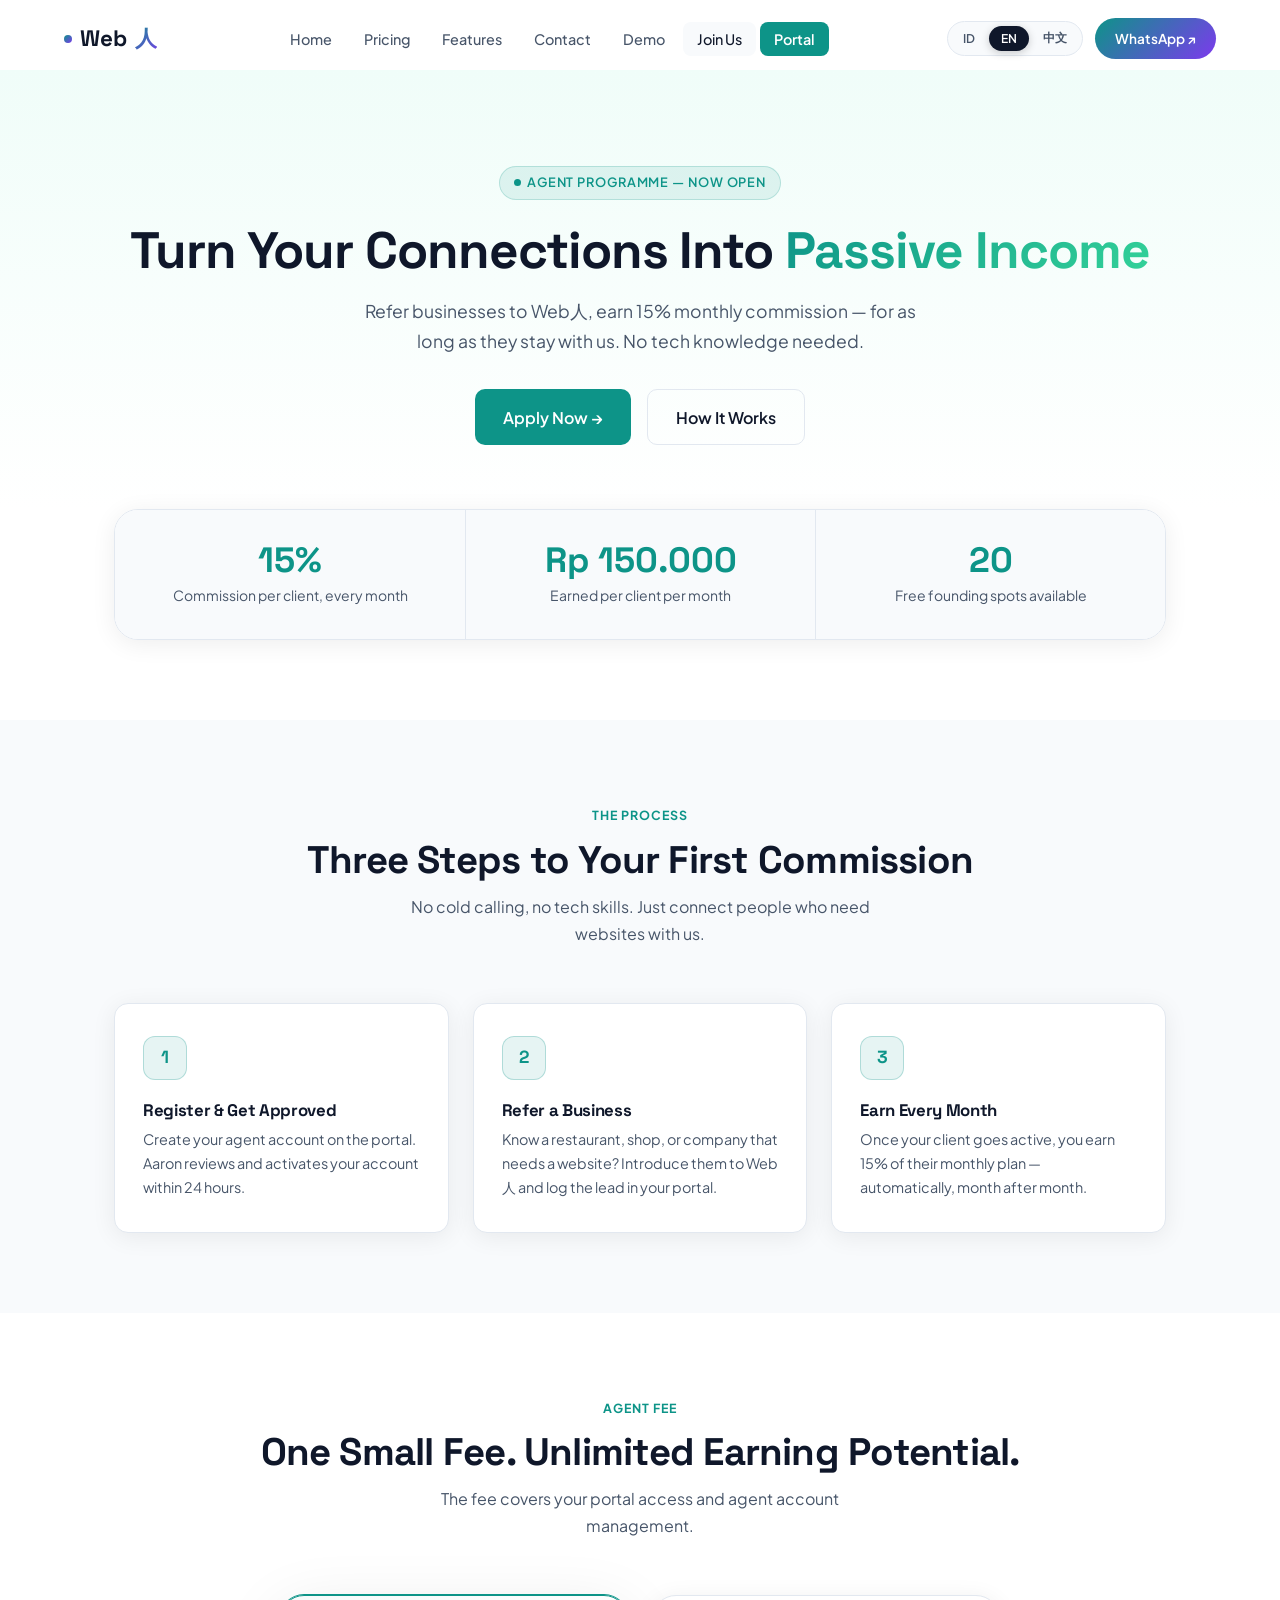
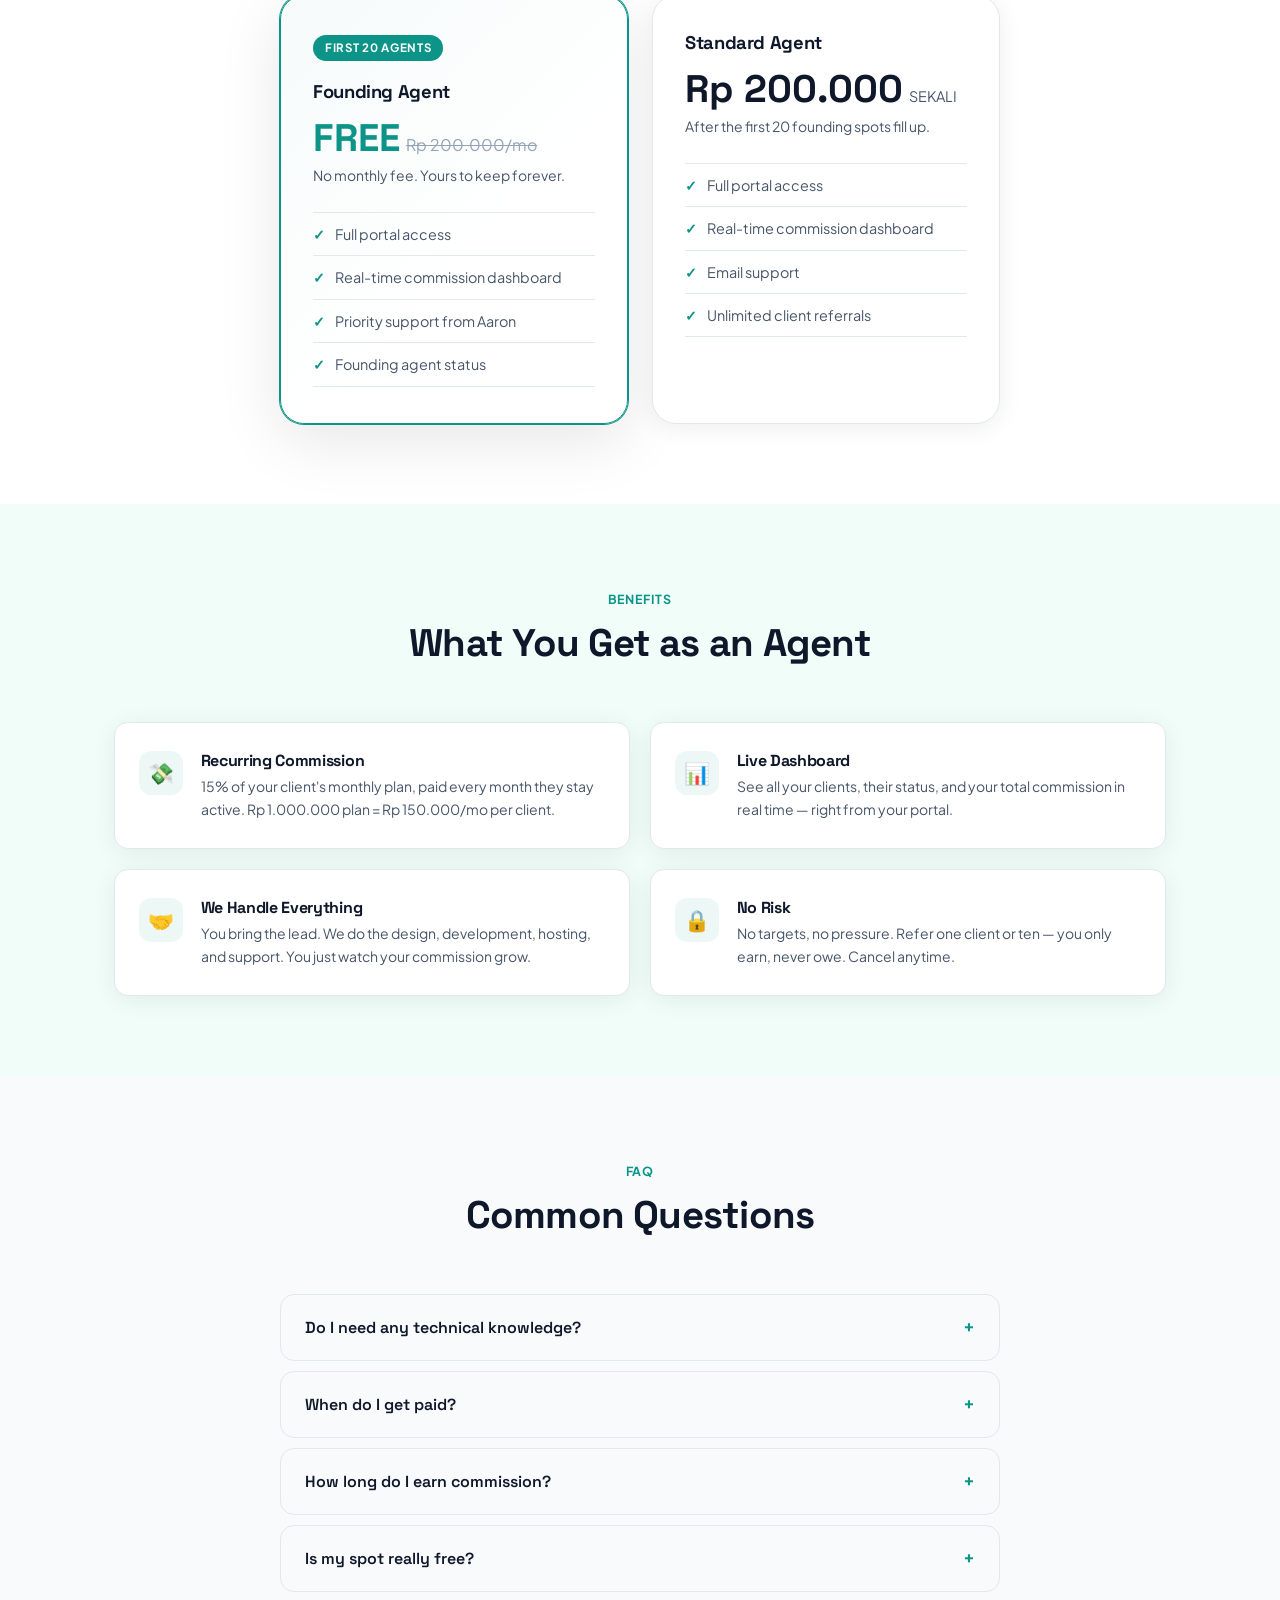
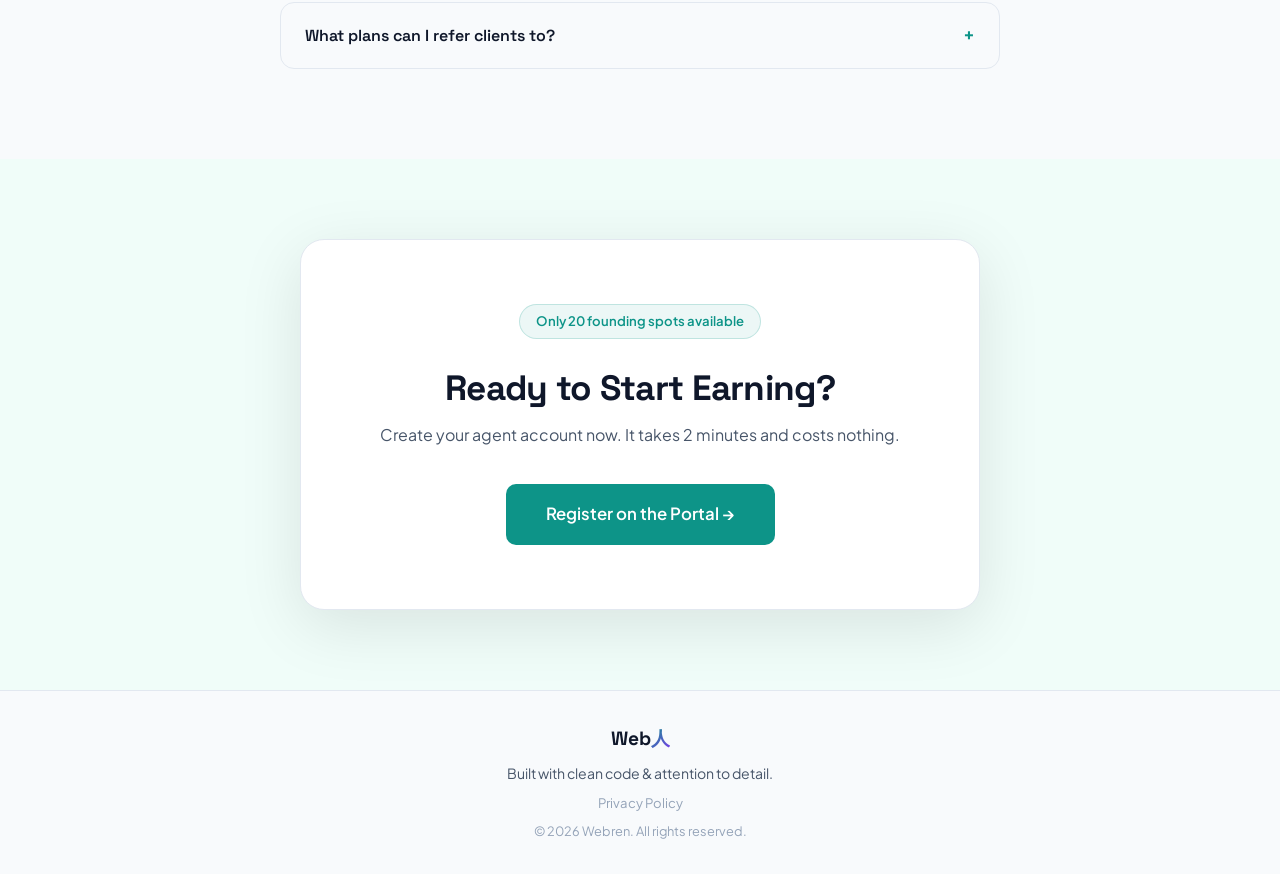
<file: join/index.html>
<!DOCTYPE html>
<html lang="en">
<head>
  <meta charset="UTF-8">
  <meta name="viewport" content="width=device-width, initial-scale=1.0">
  <title>Join Us — Web人 Agent Programme</title>
  <meta name="description" content="Earn passive income by referring clients to Web人. 15% monthly commission, no tech knowledge needed. Join our agent programme today.">
  <meta name="keywords" content="web agent programme, passive income taiwan, referral commission, webren agent, Web人 代理">
  <meta name="author" content="Web人">
  <meta name="robots" content="index, follow">
  <link rel="canonical" href="https://id.webren.net/join/">
  <link rel="apple-touch-icon" href="/apple-touch-icon.png">
  <meta name="theme-color" content="#0d9488">

  <meta property="og:type" content="website">
  <meta property="og:url" content="https://id.webren.net/join/">
  <meta property="og:title" content="Join Us — Web人 Agent Programme">
  <meta property="og:description" content="Refer businesses to Web人 and earn 15% monthly commission forever. Free for the first 20 agents.">
  <meta property="og:image" content="https://id.webren.net/og-image.jpg">
  <meta property="og:site_name" content="Web人">

  <meta name="twitter:card" content="summary_large_image">
  <meta name="twitter:title" content="Join Us — Web人 Agent Programme">
  <meta name="twitter:description" content="Earn 15% monthly commission by referring clients to Web人. Free for the first 20 agents.">
  <meta name="twitter:image" content="https://id.webren.net/og-image.jpg">

  <link rel="alternate" hreflang="id-ID" href="https://id.webren.net/join/">
  <link rel="alternate" hreflang="en" href="https://id.webren.net/join/?lang=en">
  <link rel="alternate" hreflang="zh-CN" href="https://id.webren.net/join/?lang=zh-CN">
  <link rel="alternate" hreflang="x-default" href="https://id.webren.net/join/">

  <link rel="icon" type="image/svg+xml" href="../favicon.svg">
  <link rel="preconnect" href="https://fonts.googleapis.com">
  <link rel="preconnect" href="https://fonts.gstatic.com" crossorigin>
  <link href="https://fonts.googleapis.com/css2?family=Space+Grotesk:wght@400;500;600;700&family=Plus+Jakarta+Sans:wght@400;500;600;700&family=Noto+Sans+TC:wght@400;500;700&display=swap" rel="stylesheet">
  <link rel="stylesheet" href="../css/shared-nav.css?v=30">

  <style>
    *, *::before, *::after { box-sizing: border-box; margin: 0; padding: 0; }
    :root {
      --teal: #0D9488; --teal-dark: #0A7B72;
      --violet: #7C3AED;
      --bg: #FFFFFF; --bg-soft: #F8FAFC; --bg-card: #FFFFFF;
      --bg-teal: #F0FDF9;
      --border: #E2E8F0;
      --text: #0F172A; --text-2: #475569; --text-3: #94A3B8;
      --radius: 14px; --radius-lg: 24px;
      --shadow: 0 4px 24px rgba(0,0,0,0.07);
      --shadow-lg: 0 16px 64px rgba(0,0,0,0.10);
      --transition: 0.3s cubic-bezier(0.4,0,0.2,1);
    }
    html { scroll-behavior: smooth; }
    body {
      font-family: 'Plus Jakarta Sans', sans-serif;
      font-size: 16px; line-height: 1.7;
      color: var(--text); background: var(--bg);
      overflow-x: hidden;
    }
    body.lang-zh { font-family: 'Noto Sans TC', 'Plus Jakarta Sans', sans-serif; }
    h1,h2,h3,h4 { font-family: 'Space Grotesk', sans-serif; font-weight: 700; line-height: 1.2; letter-spacing: -0.02em; }
    a { color: var(--teal); text-decoration: none; }
    .container { max-width: 1100px; margin: 0 auto; padding: 0 24px; }

    /* Page transition + lang overlay defined in shared-nav.css */

    /* Hero */
    .join-hero {
      padding: 6rem 0 4rem; text-align: center;
      background: linear-gradient(180deg, var(--bg-teal) 0%, var(--bg) 100%);
    }
    .badge {
      display: inline-flex; align-items: center; gap: 6px;
      padding: 5px 14px; border-radius: 100px;
      font-size: 0.8rem; font-weight: 600; letter-spacing: 0.07em;
      text-transform: uppercase; margin-bottom: 1.25rem;
    }
    .badge-teal { background: rgba(13,148,136,0.1); color: var(--teal); border: 1px solid rgba(13,148,136,0.2); }
    .badge-dot { width: 7px; height: 7px; background: var(--teal); border-radius: 50%; animation: pulse 2s infinite; }
    @keyframes pulse { 0%,100%{opacity:1;transform:scale(1);} 50%{opacity:0.5;transform:scale(0.8);} }
    .join-hero h1 { font-size: clamp(2rem, 5vw, 3.2rem); margin-bottom: 1rem; }
    .join-hero h1 span {
      background: linear-gradient(135deg, var(--teal) 0%, #34D399 100%);
      -webkit-background-clip: text; -webkit-text-fill-color: transparent;
      background-clip: text;
    }
    .join-hero p { color: var(--text-2); font-size: 1.1rem; max-width: 560px; margin: 0 auto 2rem; }
    .hero-actions { display: flex; gap: 1rem; justify-content: center; flex-wrap: wrap; }

    /* Buttons */
    .btn-primary {
      background: var(--teal); color: #fff; border: none;
      padding: 0.85rem 1.75rem; border-radius: 10px; cursor: pointer;
      font-size: 1rem; font-weight: 600; font-family: inherit;
      transition: all var(--transition); display: inline-flex; align-items: center; gap: 8px;
      min-height: 50px; text-decoration: none;
      -webkit-tap-highlight-color: transparent;
    }
    .btn-primary:hover { background: var(--teal-dark); transform: translateY(-2px); box-shadow: 0 8px 24px rgba(13,148,136,0.3); }
    .btn-outline {
      background: transparent; color: var(--text); border: 1.5px solid var(--border);
      padding: 0.85rem 1.75rem; border-radius: 10px; cursor: pointer;
      font-size: 1rem; font-weight: 600; font-family: inherit;
      transition: all var(--transition); display: inline-flex; align-items: center; gap: 8px;
      min-height: 50px; text-decoration: none;
      -webkit-tap-highlight-color: transparent;
    }
    .btn-outline:hover { border-color: var(--teal); color: var(--teal); }

    /* Stats bar */
    .stats-bar {
      display: grid; grid-template-columns: repeat(3, 1fr);
      border: 1.5px solid var(--border); border-radius: var(--radius-lg);
      overflow: hidden; margin: 0 0 5rem;
      box-shadow: var(--shadow);
    }
    .stat-item { background: var(--bg-soft); padding: 2rem 1.5rem; text-align: center; }
    .stat-item + .stat-item { border-left: 1.5px solid var(--border); }
    .stat-num { font-family: 'Space Grotesk', sans-serif; font-size: 2.2rem; font-weight: 700; color: var(--teal); line-height: 1; margin-bottom: 6px; }
    .stat-label { font-size: 0.875rem; color: var(--text-2); }

    /* Sections */
    .section { padding: 5rem 0; }
    .section-soft { background: var(--bg-soft); }
    .section-teal { background: var(--bg-teal); }
    .section-header { text-align: center; margin-bottom: 3.5rem; }
    .section-tag { display: inline-block; font-size: 0.78rem; font-weight: 700; letter-spacing: 0.08em; text-transform: uppercase; color: var(--teal); margin-bottom: 10px; }
    .section-header h2 { font-size: clamp(1.7rem, 3.5vw, 2.4rem); margin-bottom: 10px; }
    .section-header p { color: var(--text-2); max-width: 500px; margin: 0 auto; }

    /* Steps */
    .steps-grid { display: grid; grid-template-columns: repeat(3, 1fr); gap: 1.5rem; }
    .step-card {
      background: var(--bg-card); border: 1.5px solid var(--border);
      border-radius: var(--radius); padding: 2rem 1.75rem;
      box-shadow: var(--shadow); transition: border-color var(--transition), transform var(--transition);
    }
    .step-card:hover { border-color: var(--teal); transform: translateY(-3px); }
    .step-num {
      width: 44px; height: 44px; border-radius: 12px;
      background: rgba(13,148,136,0.1); border: 1.5px solid rgba(13,148,136,0.25);
      display: flex; align-items: center; justify-content: center;
      font-family: 'Space Grotesk', sans-serif; font-size: 1.1rem; font-weight: 700; color: var(--teal);
      margin-bottom: 1.25rem;
    }
    .step-card h3 { font-size: 1.05rem; font-weight: 700; margin-bottom: 8px; }
    .step-card p { color: var(--text-2); font-size: 0.9rem; line-height: 1.65; }

    /* Pricing */
    .pricing-grid { display: grid; grid-template-columns: repeat(2, 1fr); gap: 1.5rem; max-width: 720px; margin: 0 auto; }
    .pricing-card {
      background: var(--bg-card); border: 1.5px solid var(--border);
      border-radius: var(--radius-lg); padding: 2.25rem 2rem;
      box-shadow: var(--shadow);
    }
    .pricing-card.featured {
      border-color: var(--teal);
      background: linear-gradient(135deg, rgba(13,148,136,0.04) 0%, var(--bg-card) 60%);
      box-shadow: 0 0 0 1px var(--teal), var(--shadow-lg);
    }
    .pricing-badge { display: inline-block; background: var(--teal); color: #fff; font-size: 0.72rem; font-weight: 700; letter-spacing: 0.06em; text-transform: uppercase; border-radius: 100px; padding: 3px 12px; margin-bottom: 1.25rem; }
    .pricing-card h3 { font-size: 1.15rem; font-weight: 700; margin-bottom: 6px; }
    .pricing-price { margin: 1rem 0 6px; display: flex; align-items: baseline; gap: 6px; }
    .pricing-price .amount { font-family: 'Space Grotesk', sans-serif; font-size: 2.4rem; font-weight: 700; line-height: 1; }
    .pricing-price .period { color: var(--text-2); font-size: 0.9rem; }
    .pricing-price .original { text-decoration: line-through; color: var(--text-3); font-size: 1rem; }
    .pricing-note { color: var(--text-2); font-size: 0.875rem; margin-bottom: 1.5rem; }
    .pricing-card ul { list-style: none; padding: 0; border-top: 1.5px solid var(--border); }
    .pricing-card ul li { padding: 9px 0; border-bottom: 1px solid var(--border); font-size: 0.9rem; color: var(--text-2); display: flex; align-items: center; gap: 10px; }
    .pricing-card ul li::before { content: "✓"; color: var(--teal); font-weight: 700; flex-shrink: 0; }

    /* Perks */
    .perks-grid { display: grid; grid-template-columns: repeat(2, 1fr); gap: 1.25rem; }
    .perk-card {
      background: var(--bg-card); border: 1.5px solid var(--border);
      border-radius: var(--radius); padding: 1.75rem 1.5rem;
      display: flex; gap: 1.1rem; align-items: flex-start;
      box-shadow: var(--shadow); transition: border-color var(--transition);
    }
    .perk-card:hover { border-color: var(--teal); }
    .perk-icon { width: 44px; height: 44px; flex-shrink: 0; background: rgba(13,148,136,0.08); border-radius: 12px; display: flex; align-items: center; justify-content: center; font-size: 1.3rem; }
    .perk-card h3 { font-size: 1rem; font-weight: 700; margin-bottom: 5px; }
    .perk-card p { color: var(--text-2); font-size: 0.875rem; line-height: 1.6; }

    /* FAQ */
    .faq-list { max-width: 720px; margin: 0 auto; }
    .faq-item { border: 1.5px solid var(--border); border-radius: var(--radius); margin-bottom: 10px; overflow: hidden; }
    .faq-q {
      width: 100%; background: none; border: none; cursor: pointer;
      padding: 1.25rem 1.5rem; display: flex; align-items: center; justify-content: space-between;
      font-family: 'Space Grotesk', sans-serif; font-size: 1rem; font-weight: 600;
      color: var(--text); text-align: left; transition: background var(--transition);
      -webkit-tap-highlight-color: transparent;
    }
    .faq-q:hover { background: var(--bg-soft); }
    .faq-icon { font-size: 1.2rem; color: var(--teal); transition: transform 0.3s ease; flex-shrink: 0; }
    .faq-item.open .faq-icon { transform: rotate(45deg); }
    .faq-a { max-height: 0; overflow: hidden; transition: max-height 0.35s ease; padding: 0 1.5rem; }
    .faq-a p { color: var(--text-2); font-size: 0.92rem; line-height: 1.7; padding-bottom: 1.25rem; }
    .faq-item.open .faq-a { max-height: 300px; }

    /* CTA */
    .cta-section { padding: 5rem 0; background: var(--bg-teal); }
    .cta-box { background: var(--bg); border: 1.5px solid var(--border); border-radius: var(--radius-lg); padding: 4rem 3rem; max-width: 680px; margin: 0 auto; box-shadow: var(--shadow-lg); text-align: center; }
    .cta-box h2 { font-size: clamp(1.6rem, 3vw, 2.2rem); margin-bottom: 12px; }
    .cta-box p { color: var(--text-2); margin-bottom: 2.25rem; font-size: 1rem; }
    .spots-badge { display: inline-block; background: rgba(13,148,136,0.08); border: 1px solid rgba(13,148,136,0.2); color: var(--teal); border-radius: 100px; padding: 5px 16px; font-size: 0.82rem; font-weight: 600; margin-bottom: 1.75rem; }

    /* Scroll reveal */
    .reveal { opacity: 0; transform: translateY(28px); transition: opacity 0.6s ease, transform 0.6s ease; }
    .reveal.visible { opacity: 1; transform: none; }

    @media (max-width: 768px) {
      .steps-grid, .pricing-grid, .perks-grid { grid-template-columns: 1fr; }
      .stats-bar { grid-template-columns: 1fr; }
      .stat-item + .stat-item { border-left: none; border-top: 1.5px solid var(--border); }
      .join-hero { padding: 5rem 0 3rem; }
      .cta-box { padding: 2.5rem 1.5rem; }
    }
    @media (max-width: 480px) {
      .join-hero { padding: 4rem 0 2rem; }
      .hero-actions { flex-direction: column; align-items: stretch; }
      .btn-primary, .btn-outline { width: 100%; justify-content: center; }
      .section { padding: 3rem 0; }
      .step-card { padding: 1.5rem; }
      .cta-box { padding: 2rem 1.25rem; }
    }
  </style>
</head>
<body>

  <a href="#main-content" class="skip-link">Skip to content</a>
  <div id="page-transition"></div>
  <div id="lang-overlay" aria-hidden="true"></div>
  <script src="../js/shared-nav.js?v=30" defer></script>

  <!-- Hero -->
  <section id="main-content" class="join-hero" tabindex="-1">
    <div class="container">
      <div class="badge badge-teal">
        <span class="badge-dot"></span>
        <span data-i18n="badge"></span>
      </div>
      <h1 data-i18n="hero_h1"></h1>
      <p data-i18n="hero_p"></p>
      <div class="hero-actions">
        <a href="../portal/" class="btn-primary" data-i18n="hero_cta1"></a>
        <a href="#how-it-works" class="btn-outline" data-i18n="hero_cta2"></a>
      </div>
    </div>
  </section>

  <!-- Stats -->
  <div class="container">
    <div class="stats-bar reveal">
      <div class="stat-item">
        <div class="stat-num">15%</div>
        <div class="stat-label" data-i18n="stat1"></div>
      </div>
      <div class="stat-item">
        <div class="stat-num">Rp 150.000</div>
        <div class="stat-label" data-i18n="stat2"></div>
      </div>
      <div class="stat-item">
        <div class="stat-num">20</div>
        <div class="stat-label" data-i18n="stat3"></div>
      </div>
    </div>
  </div>

  <!-- How It Works -->
  <section id="how-it-works" class="section section-soft">
    <div class="container">
      <div class="section-header reveal">
        <div class="section-tag" data-i18n="hiw_tag"></div>
        <h2 data-i18n="hiw_h2"></h2>
        <p data-i18n="hiw_p"></p>
      </div>
      <div class="steps-grid">
        <div class="step-card reveal">
          <div class="step-num">1</div>
          <h3 data-i18n="step1_h"></h3>
          <p data-i18n="step1_p"></p>
        </div>
        <div class="step-card reveal">
          <div class="step-num">2</div>
          <h3 data-i18n="step2_h"></h3>
          <p data-i18n="step2_p"></p>
        </div>
        <div class="step-card reveal">
          <div class="step-num">3</div>
          <h3 data-i18n="step3_h"></h3>
          <p data-i18n="step3_p"></p>
        </div>
      </div>
    </div>
  </section>

  <!-- Pricing -->
  <section class="section">
    <div class="container">
      <div class="section-header reveal">
        <div class="section-tag" data-i18n="price_tag"></div>
        <h2 data-i18n="price_h2"></h2>
        <p data-i18n="price_p"></p>
      </div>
      <div class="pricing-grid">
        <div class="pricing-card featured reveal">
          <div class="pricing-badge" data-i18n="free_badge"></div>
          <h3 data-i18n="free_h"></h3>
          <div class="pricing-price">
            <span class="amount" style="color:var(--teal);" data-i18n="free_amount"></span>
            <span class="original">Rp 200.000/mo</span>
          </div>
          <p class="pricing-note" data-i18n="free_note"></p>
          <ul>
            <li data-i18n="free_f1"></li>
            <li data-i18n="free_f2"></li>
            <li data-i18n="free_f3"></li>
            <li data-i18n="free_f4"></li>
          </ul>
        </div>
        <div class="pricing-card reveal">
          <h3 data-i18n="std_h"></h3>
          <div class="pricing-price">
            <span class="amount">Rp 200.000</span>
            <span class="period" data-i18n="std_period"></span>
          </div>
          <p class="pricing-note" data-i18n="std_note"></p>
          <ul>
            <li data-i18n="std_f1"></li>
            <li data-i18n="std_f2"></li>
            <li data-i18n="std_f3"></li>
            <li data-i18n="std_f4"></li>
          </ul>
        </div>
      </div>
    </div>
  </section>

  <!-- Perks -->
  <section class="section section-teal">
    <div class="container">
      <div class="section-header reveal">
        <div class="section-tag" data-i18n="perks_tag"></div>
        <h2 data-i18n="perks_h2"></h2>
      </div>
      <div class="perks-grid">
        <div class="perk-card reveal">
          <div class="perk-icon">💸</div>
          <div>
            <h3 data-i18n="perk1_h"></h3>
            <p data-i18n="perk1_p"></p>
          </div>
        </div>
        <div class="perk-card reveal">
          <div class="perk-icon">📊</div>
          <div>
            <h3 data-i18n="perk2_h"></h3>
            <p data-i18n="perk2_p"></p>
          </div>
        </div>
        <div class="perk-card reveal">
          <div class="perk-icon">🤝</div>
          <div>
            <h3 data-i18n="perk3_h"></h3>
            <p data-i18n="perk3_p"></p>
          </div>
        </div>
        <div class="perk-card reveal">
          <div class="perk-icon">🔒</div>
          <div>
            <h3 data-i18n="perk4_h"></h3>
            <p data-i18n="perk4_p"></p>
          </div>
        </div>
      </div>
    </div>
  </section>

  <!-- FAQ -->
  <section class="section section-soft">
    <div class="container">
      <div class="section-header reveal">
        <div class="section-tag">FAQ</div>
        <h2 data-i18n="faq_h2"></h2>
      </div>
      <div class="faq-list">
        <div class="faq-item reveal">
          <button class="faq-q"><span data-i18n="faq1_q"></span><span class="faq-icon">+</span></button>
          <div class="faq-a"><p data-i18n="faq1_a"></p></div>
        </div>
        <div class="faq-item reveal">
          <button class="faq-q"><span data-i18n="faq2_q"></span><span class="faq-icon">+</span></button>
          <div class="faq-a"><p data-i18n="faq2_a"></p></div>
        </div>
        <div class="faq-item reveal">
          <button class="faq-q"><span data-i18n="faq3_q"></span><span class="faq-icon">+</span></button>
          <div class="faq-a"><p data-i18n="faq3_a"></p></div>
        </div>
        <div class="faq-item reveal">
          <button class="faq-q"><span data-i18n="faq4_q"></span><span class="faq-icon">+</span></button>
          <div class="faq-a"><p data-i18n="faq4_a"></p></div>
        </div>
        <div class="faq-item reveal">
          <button class="faq-q"><span data-i18n="faq5_q"></span><span class="faq-icon">+</span></button>
          <div class="faq-a"><p data-i18n="faq5_a"></p></div>
        </div>
      </div>
    </div>
  </section>

  <!-- CTA -->
  <section class="cta-section">
    <div class="container">
      <div class="cta-box reveal">
        <div class="spots-badge" data-i18n="cta_spots"></div>
        <h2 data-i18n="cta_h2"></h2>
        <p data-i18n="cta_p"></p>
        <a href="../portal/" class="btn-primary" style="font-size:1.05rem;padding:1rem 2.5rem;display:inline-flex;" data-i18n="cta_btn"></a>
      </div>
    </div>
  </section>

  <script>
  (function () {
    var iH = 'inner' + 'HTML';

    var STRINGS = {
      en: {
        badge: 'Agent Programme \u2014 Now Open',
        hero_h1: 'Turn Your Connections Into <span style="background:linear-gradient(135deg,#0D9488 0%,#34D399 100%);-webkit-background-clip:text;-webkit-text-fill-color:transparent;background-clip:text;">Passive Income</span>',
        hero_p: 'Refer businesses to Web\u4eba, earn 15% monthly commission \u2014 for as long as they stay with us. No tech knowledge needed.',
        hero_cta1: 'Apply Now \u2192',
        hero_cta2: 'How It Works',
        stat1: 'Commission per client, every month',
        stat2: 'Earned per client per month',
        stat3: 'Free founding spots available',
        hiw_tag: 'The Process',
        hiw_h2: 'Three Steps to Your First Commission',
        hiw_p: 'No cold calling, no tech skills. Just connect people who need websites with us.',
        step1_h: 'Register &amp; Get Approved',
        step1_p: 'Create your agent account on the portal. Aaron reviews and activates your account within 24 hours.',
        step2_h: 'Refer a Business',
        step2_p: 'Know a restaurant, shop, or company that needs a website? Introduce them to Web\u4eba and log the lead in your portal.',
        step3_h: 'Earn Every Month',
        step3_p: 'Once your client goes active, you earn 15% of their monthly plan \u2014 automatically, month after month.',
        price_tag: 'Agent Fee',
        price_h2: 'One Small Fee. Unlimited Earning Potential.',
        price_p: 'The fee covers your portal access and agent account management.',
        free_badge: 'First 20 Agents',
        free_h: 'Founding Agent',
        free_amount: 'FREE',
        free_note: 'No monthly fee. Yours to keep forever.',
        free_f1: 'Full portal access',
        free_f2: 'Real-time commission dashboard',
        free_f3: 'Priority support from Aaron',
        free_f4: 'Founding agent status',
        std_h: 'Standard Agent',
        std_period: 'SEKALI',
        std_note: 'After the first 20 founding spots fill up.',
        std_f1: 'Full portal access',
        std_f2: 'Real-time commission dashboard',
        std_f3: 'Email support',
        std_f4: 'Unlimited client referrals',
        perks_tag: 'Benefits',
        perks_h2: 'What You Get as an Agent',
        perk1_h: 'Recurring Commission',
        perk1_p: "15% of your client's monthly plan, paid every month they stay active. Rp 1.000.000 plan = Rp 150.000/mo per client.",
        perk2_h: 'Live Dashboard',
        perk2_p: 'See all your clients, their status, and your total commission in real time \u2014 right from your portal.',
        perk3_h: 'We Handle Everything',
        perk3_p: 'You bring the lead. We do the design, development, hosting, and support. You just watch your commission grow.',
        perk4_h: 'No Risk',
        perk4_p: 'No targets, no pressure. Refer one client or ten \u2014 you only earn, never owe. Cancel anytime.',
        faq_h2: 'Common Questions',
        faq1_q: 'Do I need any technical knowledge?',
        faq1_a: 'Not at all. Your job is to refer people \u2014 we handle all the technical work. If your contact needs a website, just introduce them to us and log the lead in your portal.',
        faq2_q: 'When do I get paid?',
        faq2_a: "Commission is tracked monthly through the portal. Once a client's payment is confirmed, your commission is marked and paid out to you. Aaron handles approvals directly.",
        faq3_q: 'How long do I earn commission?',
        faq3_a: 'For as long as your client is on an active plan with Web\u4eba. There is no cap \u2014 a client who stays for 3 years means 3 years of commission for you.',
        faq4_q: 'Is my spot really free?',
        faq4_a: "Yes — the first 20 agents to register and get approved pay Rp 0 permanently. After that, new agents pay Rp 200.000 once. Once you're in, you're in for free.",
        faq5_q: 'What plans can I refer clients to?',
        faq5_a: 'Option A Basic (Rp 1.000.000/mo), Option A Professional (Rp 1.500.000/mo), Option A Premium (Rp 2.000.000/mo), and custom Option B projects. Full pricing on our <a href="../pricing/" style="color:var(--teal)">Pricing page</a>.',
        cta_spots: 'Only 20 founding spots available',
        cta_h2: 'Ready to Start Earning?',
        cta_p: 'Create your agent account now. It takes 2 minutes and costs nothing.',
        cta_btn: 'Register on the Portal \u2192'
      },
      'zh-CN': {
        badge: '\u4ee3\u7406\u8a08\u756b \u2014 \u73fe\u5728\u958b\u653e',
        hero_h1: '\u5c07\u4eba\u8108\u8f49\u5316\u70ba <span style="background:linear-gradient(135deg,#0D9488 0%,#34D399 100%);-webkit-background-clip:text;-webkit-text-fill-color:transparent;background-clip:text;">\u88ab\u52d5\u6536\u5165</span>',
        hero_p: '\u5c07\u4f01\u696d\u4ecb\u7d39\u7d66 Web\u4eba\uff0c\u6bcf\u6708\u7372\u5f9715%\u4f63\u91d1\u2014\u53ea\u8981\u4ed6\u5011\u7e7c\u7e8c\u5c31\u4e0d\u6703\u505c\u3002\u4e0d\u9700\u4efb\u4f55\u6280\u8853\u80cc\u666f\u3002',
        hero_cta1: '\u7acb\u5373\u7533\u8acb \u2192',
        hero_cta2: '\u4e86\u89e3\u6d41\u7a0b',
        stat1: '\u6bcf\u500b\u5ba2\u6236\u6bcf\u6708\u4f63\u91d1\u6bd4\u4f8b',
        stat2: '\u6bcf\u500b\u5ba2\u6236\u6bcf\u6708\u6536\u5165',
        stat3: '\u514d\u8cbb\u521d\u5275\u540d\u984d\u53ef\u7528',
        hiw_tag: '\u6d41\u7a0b',
        hiw_h2: '\u4e09\u6b65\u9a5f\u5f97\u9996\u7b46\u4f63\u91d1',
        hiw_p: '\u4e0d\u9700\u96fb\u8a71\u62dd\u8a2a\uff0c\u4e0d\u9700\u6280\u8853\u3002\u53ea\u9700\u628a\u9700\u8981\u7db2\u7ad9\u7684\u4eba\u4ecb\u7d39\u7d66\u6211\u5011\u3002',
        step1_h: '\u8a3b\u518a\u4e26\u7372\u5f97\u6279\u51c6',
        step1_p: '\u5728\u9580\u6236\u5efa\u7acb\u4ee3\u7406\u5e33\u865f\u3002Aaron \u5c07\u5728 24 \u5c0f\u6642\u5167\u5be9\u67e5\u4e26\u6fc0\u6d3b\u60a8\u7684\u5e33\u865f\u3002',
        step2_h: '\u4ecb\u7d39\u4f01\u696d',
        step2_p: '\u8a8d\u8b58\u9700\u8981\u7db2\u7ad9\u7684\u9910\u5ef3\u3001\u5e97\u9bde\u6216\u516c\u53f8\uff1f\u628a\u4ed6\u5011\u4ecb\u7d39\u7d66 Web\u4eba\uff0c\u4e26\u5728\u9580\u6236\u767b\u9304\u8a72\u5c0d\u8c61\u3002',
        step3_h: '\u6bcf\u6708\u7a69\u5b9a\u6536\u5165',
        step3_p: '\u5ba2\u6236\u4e00\u65e6\u6210\u70ba\u6d3b\u8e8d\u8a02\u6236\uff0c\u60a8\u5c31\u81ea\u52d5\u7372\u5f97\u5176\u6bcf\u6708\u65b9\u6848\u8cbb\u7528\u768415%\u2014\u9010\u6708\u9001\u9054\u3002',
        price_tag: '\u4ee3\u7406\u8cbb\u7528',
        price_h2: '\u5c11\u91cf\u8cbb\u7528\uff0c\u7121\u9650\u6f5b\u529b\u3002',
        price_p: '\u8cbb\u7528\u6db5\u84cb\u9580\u6236\u4f7f\u7528\u6b0a\u8207\u5e33\u865f\u7ba1\u7406\u3002',
        free_badge: '\u524d 20 \u4f4d\u4ee3\u7406',
        free_h: '\u521d\u5275\u4ee3\u7406',
        free_amount: '\u514d\u8cbb',
        free_note: '\u7121\u6708\u8cbb\uff0c\u6c38\u4e45\u6709\u6548\u3002',
        free_f1: '\u5b8c\u6574\u9580\u6236\u4f7f\u7528\u6b0a',
        free_f2: '\u5373\u6642\u4f63\u91d1\u5100\u8868\u677f',
        free_f3: 'Aaron \u512a\u5148\u652f\u63f4',
        free_f4: '\u521d\u5275\u4ee3\u7406\u8eab\u5206',
        std_h: '\u6a19\u6e96\u4ee3\u7406',
        std_period: '/\u6b21\u6524\u4ed8',
        std_note: '\u524d 20 \u500b\u521d\u5275\u540d\u984d\u984d\u6eff\u5f8c\u9069\u7528\u3002',
        std_f1: '\u5b8c\u6574\u9580\u6236\u4f7f\u7528\u6b0a',
        std_f2: '\u5373\u6642\u4f63\u91d1\u5100\u8868\u677f',
        std_f3: '\u96fb\u5b50\u90f5\u4ef6\u652f\u63f4',
        std_f4: '\u4ecb\u7d39\u5ba2\u6236\u4e0d\u9650\u984d',
        perks_tag: '\u798f\u5229',
        perks_h2: '\u4ee3\u7406\u7684\u6b0a\u76ca',
        perk1_h: '\u6301\u7e8c\u6027\u4f63\u91d1',
        perk1_p: '\u6bcf\u6708\u7372\u5f97\u5ba2\u6236\u65b9\u6848\u8cbb\u7528\u768415%\uff0c\u53ea\u8981\u4ed6\u5011\u4e0d\u96e2\u958b\u3002Rp 1.000.000\u65b9\u6848 = \u6bcf\u5ba2\u6236\u6bcf\u6708Rp 150.000\u3002',
        perk2_h: '\u5373\u6642\u5100\u8868\u677f',
        perk2_p: '\u5373\u6642\u67e5\u770b\u6240\u6709\u5ba2\u6236\u3001\u72c0\u614b\u53ca\u7e3d\u4f63\u91d1\u2014\u76f4\u63a5\u5728\u60a8\u7684\u9580\u6236\u4e2d\u67e5\u770b\u3002',
        perk3_h: '\u6211\u5011\u8655\u7406\u4e00\u5207',
        perk3_p: '\u60a8\u53ea\u9700\u5f15\u5c0e\u5ba2\u6236\u3002\u8a2d\u8a08\u3001\u958b\u767c\u3001\u4e3b\u6a5f\u548c\u652f\u63f4\u7531\u6211\u5011\u8ca0\u8cac\u3002\u60a8\u53ea\u9700\u770b\u8457\u4f63\u91d1\u589e\u9577\u3002',
        perk4_h: '\u96f6\u98a8\u96aa',
        perk4_p: '\u6c92\u6709\u76ee\u6a19\uff0c\u6c92\u6709\u58d3\u529b\u3002\u4ecb\u7d39\u4e00\u500b\u6216\u5341\u500b\u5ba2\u6236\u90fd\u884c\u2014\u53ea\u6709\u6536\u5165\uff0c\u7d55\u4e0d\u6703\u503a\u50b5\u3002\u96a8\u6642\u53ef\u53d6\u6d88\u3002',
        faq_h2: '\u5e38\u898b\u554f\u984c',
        faq1_q: '\u6211\u9700\u8981\u6280\u8853\u80cc\u666f\u55ce\uff1f',
        faq1_a: '\u4e0d\u9700\u8981\u3002\u60a8\u7684\u5de5\u4f5c\u662f\u4ecb\u7d39\u5ba2\u6236\u2014\u6280\u8853\u5de5\u4f5c\u7531\u6211\u5011\u8655\u7406\u3002\u53ea\u9700\u628a\u9700\u8981\u7db2\u7ad9\u7684\u8a8d\u8b58\u4ecb\u7d39\u7d66\u6211\u5011\uff0c\u4e26\u5728\u9580\u6236\u767b\u9304\u5c0d\u8c61\u3002',
        faq2_q: '\u6211\u4ec0\u9ebc\u6642\u5019\u6536\u5230\u4ed8\u6b3e\uff1f',
        faq2_a: '\u9580\u6236\u6bcf\u6708\u8ffd\u8e64\u4f63\u91d1\u3002\u5ba2\u6236\u4ed8\u6b3e\u78ba\u8a8d\u5f8c\uff0c\u60a8\u7684\u4f63\u91d1\u5373\u6703\u8a18\u9304\u4e26\u652f\u4ed8\u7d66\u60a8\u3002Aaron \u76f4\u63a5\u8655\u7406\u5be9\u6279\u3002',
        faq3_q: '\u4f63\u91d1\u53ef\u4ee5\u6536\u5230\u4ec0\u9ebc\u6642\u5019\uff1f',
        faq3_a: '\u53ea\u8981\u60a8\u7684\u5ba2\u6236\u6301\u7e8c\u8a02\u95b1 Web\u4eba \u7684\u65b9\u6848\uff0c\u4f63\u91d1\u5373\u4e0d\u4e2d\u65b7\u3002\u6c92\u6709\u4e0a\u9650\u2014\u5ba2\u6236\u7559\u4e0b 3 \u5e74\u5c31\u4ee3\u8868 3 \u5e74\u7684\u4f63\u91d1\u3002',
        faq4_q: '\u6211\u7684\u540d\u984d\u771f\u7684\u514d\u8cbb\u55ce\uff1f',
        faq4_a: '\u662f\u7684\u2014\u524d 20 \u4f4d\u6ce8\u518a\u4e26\u7372\u5f97\u6279\u51c6\u7684\u4ee3\u7406\u6bcf\u6b21\u6524\u4ed8Rp 0\uff0c\u6c38\u4e45\u6709\u6548\u3002\u6b64\u5f8c\u7684\u65b0\u4ee3\u7406\u4e00\u6b21\u6524\u4ed8Rp 200.000\u3002\u4e00\u65e6\u52a0\u5165\uff0c\u7d42\u8eab\u514d\u8cbb\u3002',
        faq5_q: '\u6211\u53ef\u4ee5\u4ecb\u7d39\u54ea\u4e9b\u65b9\u6848\uff1f',
        faq5_a: 'Option A Basic (Rp 1.000.000/\u6708)\u3001Option A Professional (Rp 1.500.000/\u6708)\u3001Option A Premium (Rp 2.000.000/\u6708)\uff0c\u4ee5\u53ca\u5ba2\u88fd Option B \u5c08\u6848\u3002\u8a73\u60c5\u8acb\u67e5\u770b\u6211\u5011\u7684 <a href="../pricing/" style="color:var(--teal)">\u50f9\u683c\u9801\u9762</a>\u3002',
        cta_spots: '\u50c5\u5269 20 \u500b\u521d\u5275\u540d\u984d',
        cta_h2: '\u6e96\u5099\u958b\u59cb\u7372\u5229\uff1f',
        cta_p: '\u73fe\u5728\u5c31\u5efa\u7acb\u4ee3\u7406\u5e33\u865f\u30022 \u5206\u9418\u5373\u53ef\u5b8c\u6210\uff0c\u5b8c\u5168\u514d\u8cbb\u3002',
        cta_btn: '\u5728\u9580\u6236\u8a3b\u518a \u2192'
      }
    };

    var savedLang = localStorage.getItem('webren_lang') ||
      (new URLSearchParams(location.search).get('lang')) || 'en';

    function applyStrings(lang) {
      var s = STRINGS[lang] || STRINGS['en'];
      document.documentElement.lang = lang === 'zh-CN' ? 'zh-CN' : 'en';
      document.body.classList.toggle('lang-zh', lang === 'zh-CN');
      document.querySelectorAll('[data-i18n]').forEach(function (el) {
        var key = el.getAttribute('data-i18n');
        if (s[key] !== undefined) el[iH] = s[key];
      });
    }

    applyStrings(savedLang);

    document.addEventListener('nav:lang', function (e) {
      var lang = e.detail;
      var overlay = document.getElementById('lang-overlay');
      overlay.classList.add('active');
      setTimeout(function () {
        applyStrings(lang);
        overlay.classList.remove('active');
      }, 420);
    });

    // FAQ accordion
    document.querySelectorAll('.faq-item').forEach(function (item) {
      item.querySelector('.faq-q').addEventListener('click', function () {
        item.classList.toggle('open');
      });
    });

    // Scroll reveal
    var obs = new IntersectionObserver(function (entries) {
      entries.forEach(function (e) {
        if (e.isIntersecting) { e.target.classList.add('visible'); obs.unobserve(e.target); }
      });
    }, { threshold: 0.12 });
    document.querySelectorAll('.reveal').forEach(function (el) { obs.observe(el); });

    // Page transition for internal links
    document.querySelectorAll('a[href]').forEach(function (a) {
      var href = a.getAttribute('href');
      if (!href || href.startsWith('#') || href.startsWith('http') || href.startsWith('mailto')) return;
      a.addEventListener('click', function (e) {
        e.preventDefault();
        var pt = document.getElementById('page-transition');
        pt.classList.add('active');
        setTimeout(function () { location.href = href; }, 400);
      });
    });
  }());
  </script>

</body>
</html>
</file>
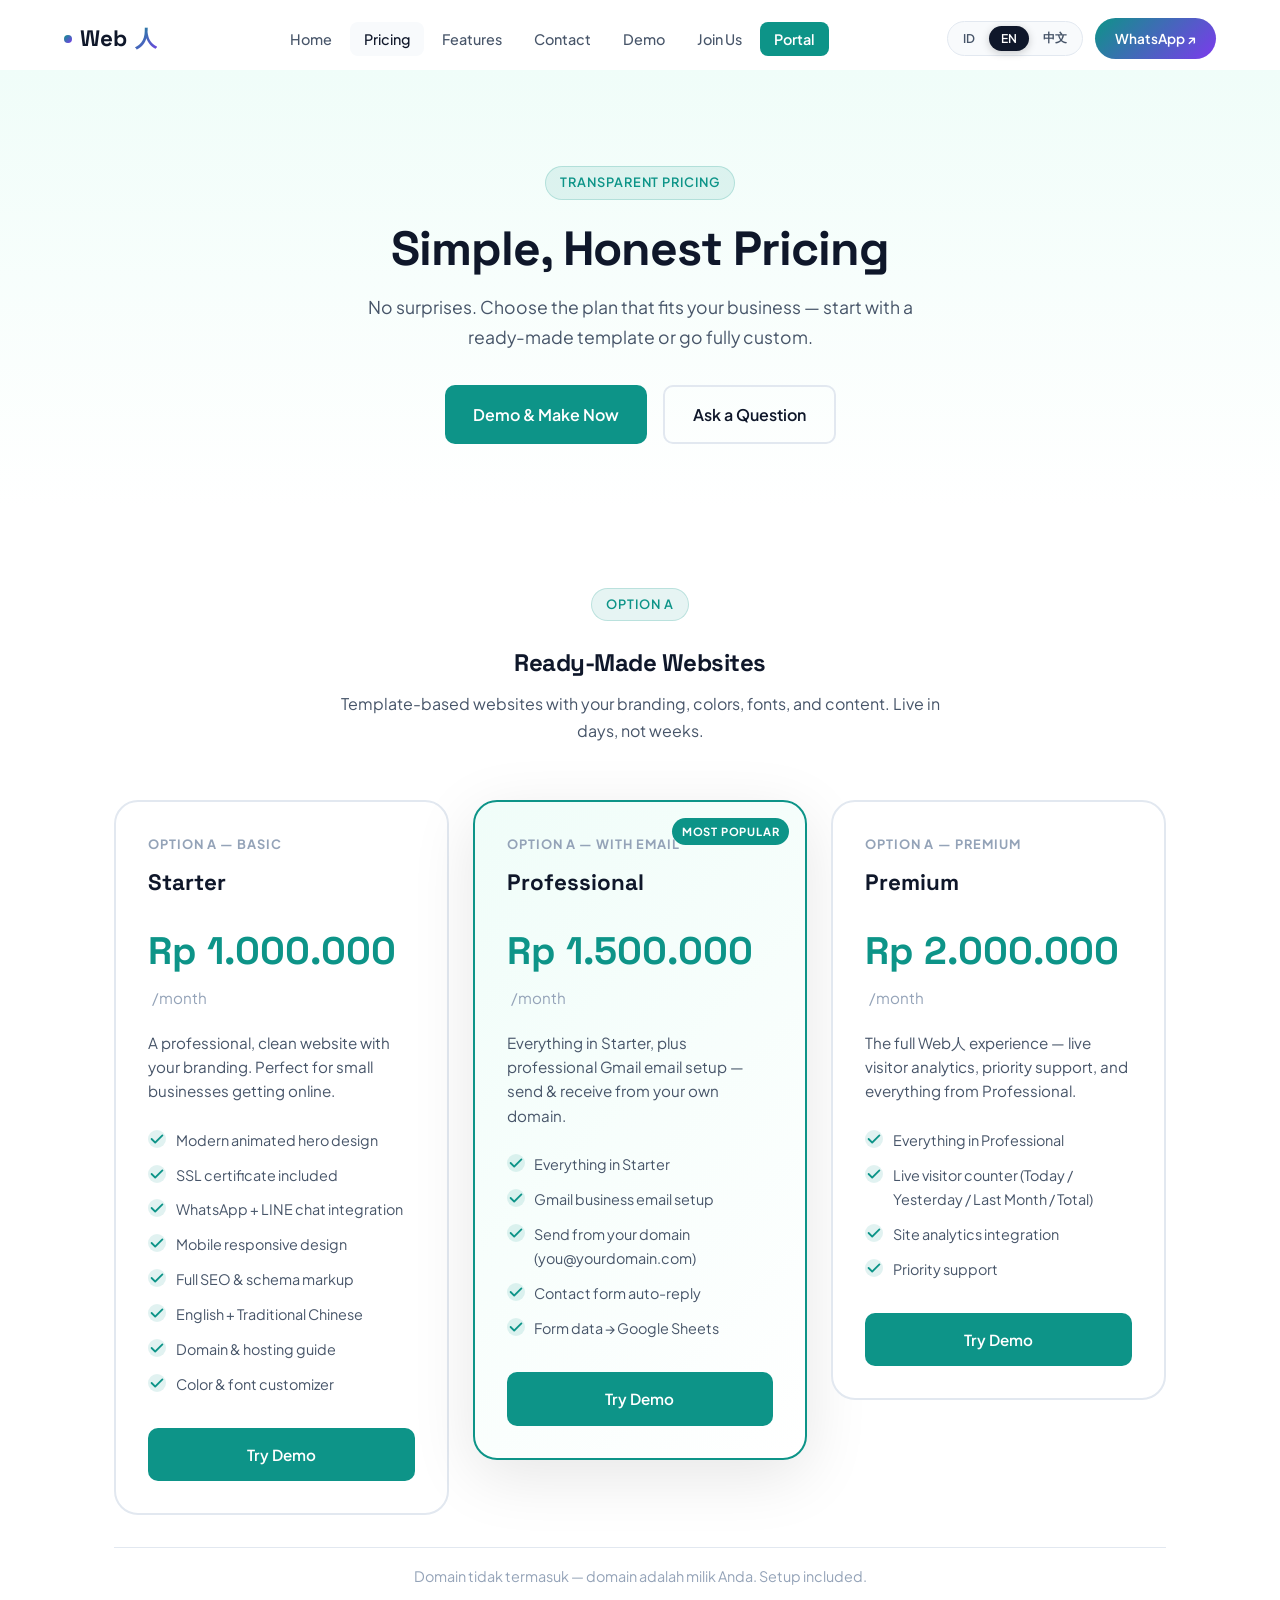
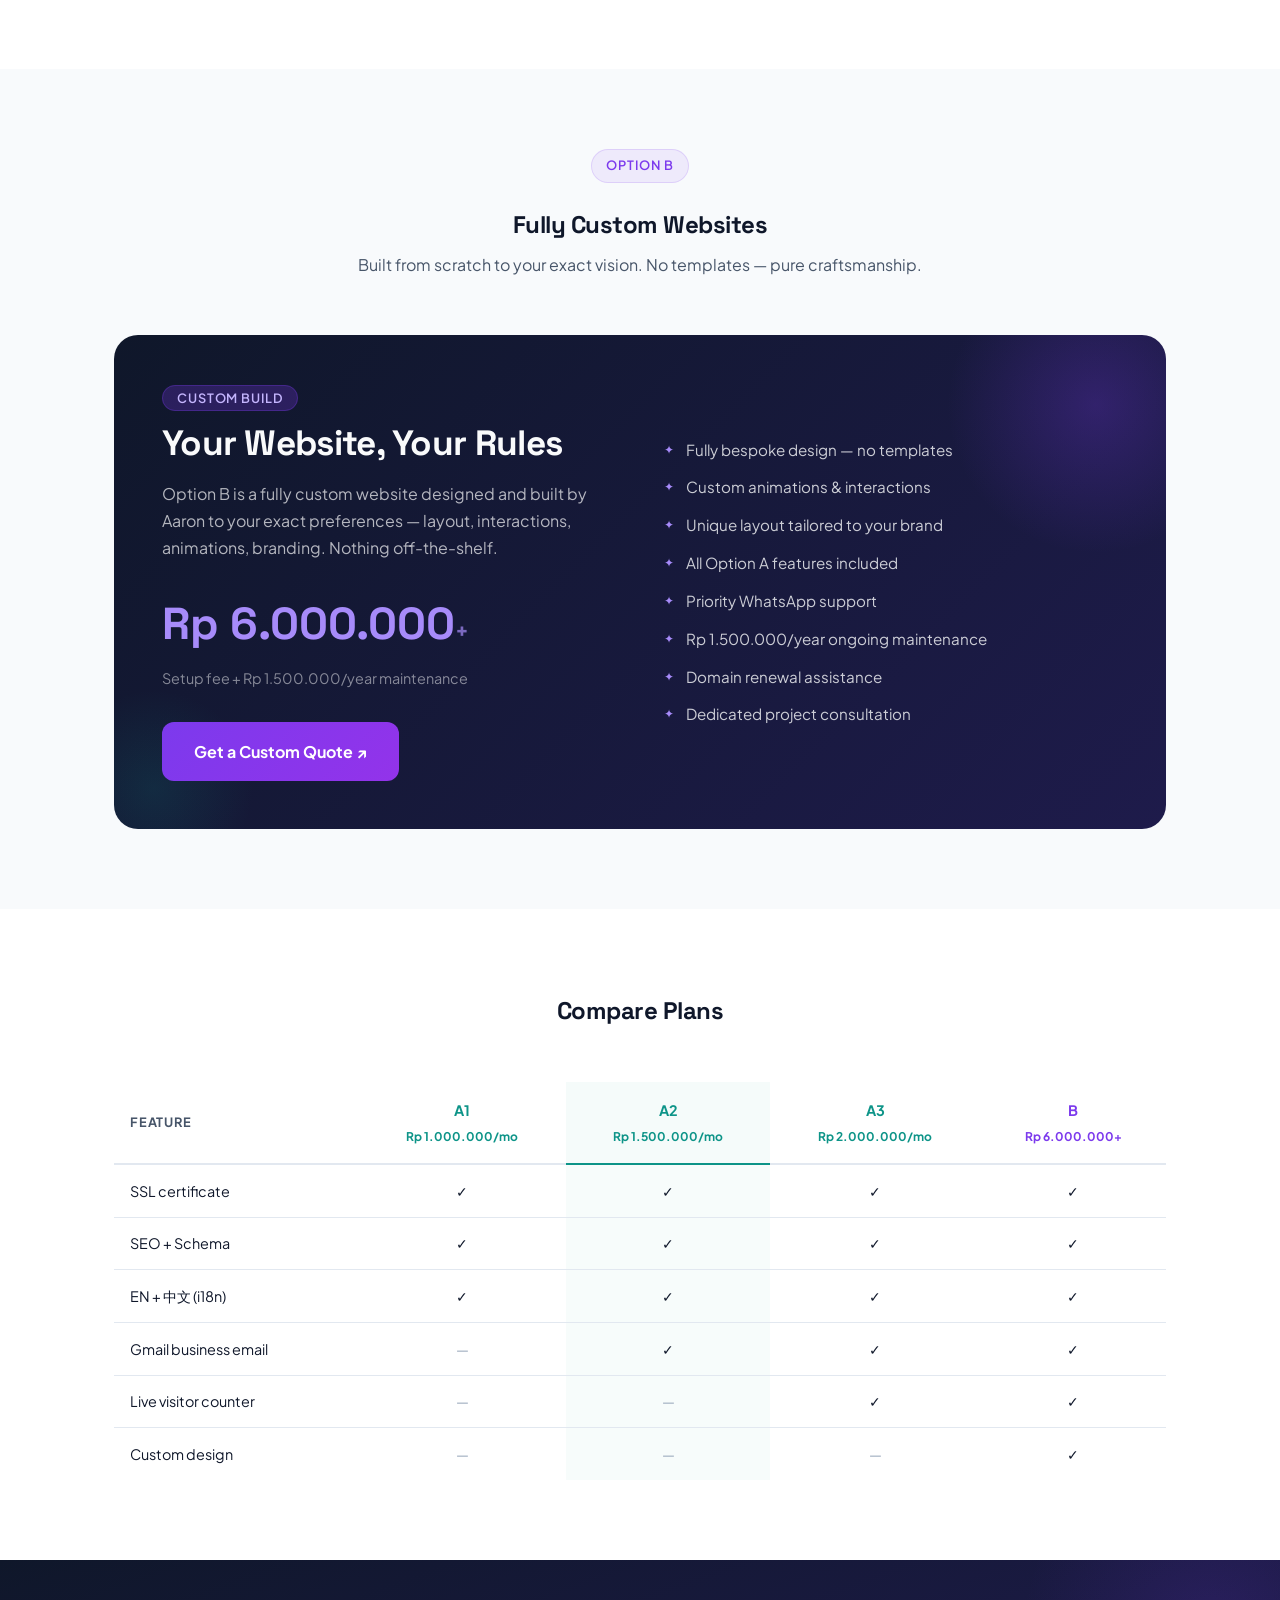
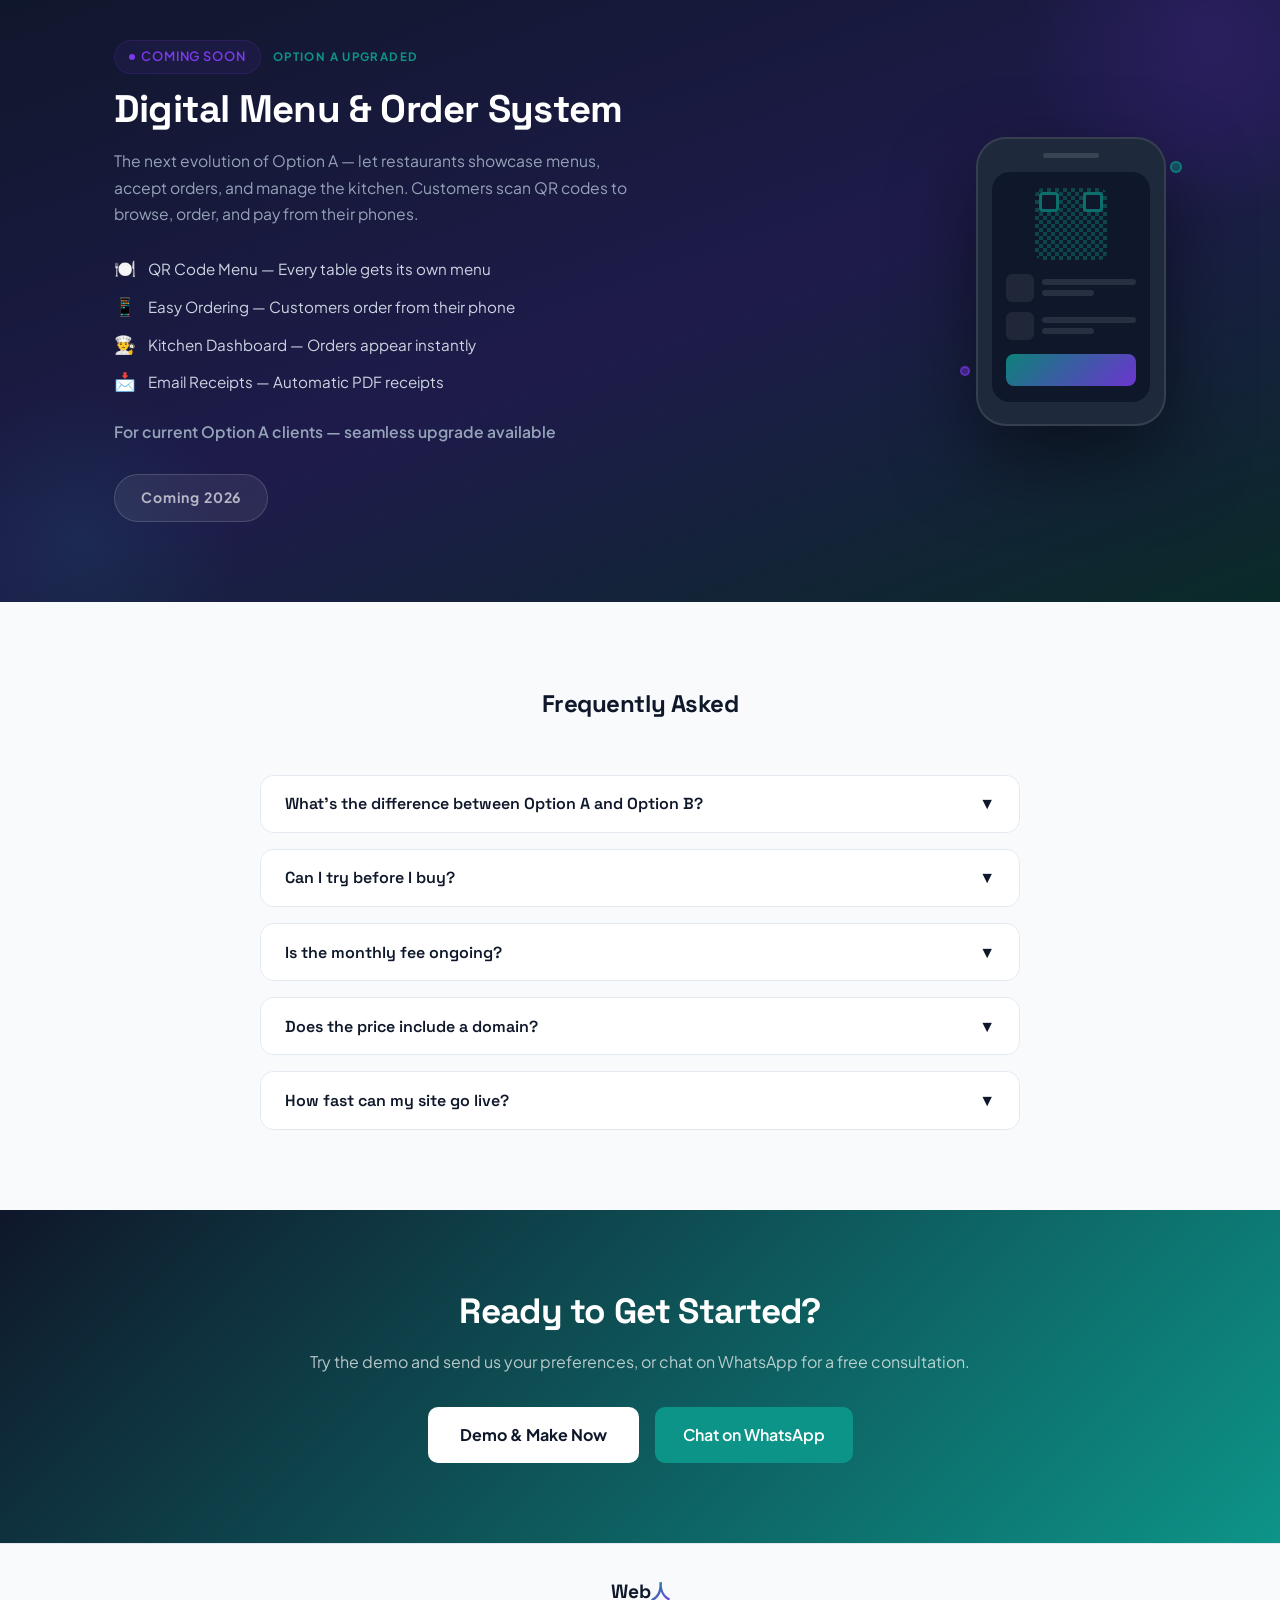
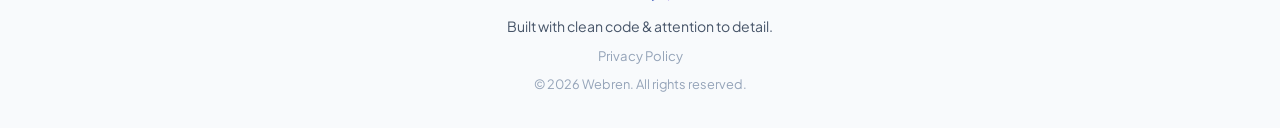
<file: pricing/index.html>
<!DOCTYPE html>
<html lang="en">
<head>
  <meta charset="UTF-8">
  <meta name="viewport" content="width=device-width, initial-scale=1.0">
  <title>Web人 Indonesia — Harga Pembuatan Website | Paket & Biaya 2026</title>
  <meta name="description" content="Harga pembuatan website di Indonesia 2026. Mulai dari Rp 500.000 untuk company profile, Rp 3.000.000 untuk toko online lengkap. Paket terjangkau, hasil premium. Includes SEO dan GEO. Lihat paket lengkap di sini!">
  <meta name="keywords" content="harga website Indonesia 2026, bikin website berapa rupiah, biaya bikin website toko online, paket pembuatan website Indonesia, web design pricing Indonesia, web development cost Indonesia">
  <meta name="author" content="Web人 Indonesia">
  <meta name="robots" content="index, follow">
  <link rel="canonical" href="https://id.webren.net/pricing/">
  <link rel="icon" type="image/svg+xml" href="../favicon.svg">
  <link rel="apple-touch-icon" href="/apple-touch-icon.png">
  <meta name="theme-color" content="#0d9488">

  <meta property="og:type" content="website">
  <meta property="og:url" content="https://id.webren.net/pricing/">
  <meta property="og:title" content="Web人 Indonesia — Harga Pembuatan Website | Paket & Biaya 2026">
  <meta property="og:description" content="Harga website di Indonesia 2026. Mulai dari Rp 500.000. Paket terjangkau, hasil premium. Includes SEO, GEO, dan bikin website toko online.">
  <meta property="og:image" content="https://id.webren.net/og-image.jpg">
  <meta property="og:site_name" content="Web人 Indonesia">

  <meta name="twitter:card" content="summary_large_image">
  <meta name="twitter:title" content="Web人 Indonesia — Harga Pembuatan Website 2026">
  <meta name="twitter:description" content="Paket pembuatan website profesional di Indonesia. Harga terjangkau, hasil premium. Mulai Rp 500.000.">
  <meta name="twitter:image" content="https://id.webren.net/og-image.jpg">

  <link rel="alternate" hreflang="id-ID" href="https://id.webren.net/pricing/">
  <link rel="alternate" hreflang="en" href="https://id.webren.net/pricing/?lang=en">
  <link rel="alternate" hreflang="zh-CN" href="https://id.webren.net/pricing/?lang=zh-CN">
  <link rel="alternate" hreflang="x-default" href="https://id.webren.net/pricing/">

  <script type="application/ld+json">
  {
    "@context": "https://schema.org",
    "@type": "WebPage",
    "name": "Web人 Pricing",
    "url": "https://id.webren.net/pricing/",
    "description": "Pricing plans for Web人 web development services",
    "provider": { "@type": "Organization", "name": "Web人", "url": "https://id.webren.net/" }
  }
  </script>

  <link rel="preconnect" href="https://fonts.googleapis.com">
  <link rel="preconnect" href="https://fonts.gstatic.com" crossorigin>
  <link href="https://fonts.googleapis.com/css2?family=Space+Grotesk:wght@400;500;600;700&family=Plus+Jakarta+Sans:wght@400;500;600;700&family=Noto+Sans+TC:wght@400;500;700&display=swap" rel="stylesheet">

  <link rel="stylesheet" href="../css/shared-nav.css?v=30">

  <style>
    *, *::before, *::after { box-sizing: border-box; margin: 0; padding: 0; }
    :root {
      --teal: #0D9488; --teal-dark: #0A7B72;
      --violet: #7C3AED;
      --bg: #FFFFFF; --bg-soft: #F8FAFC; --bg-card: #FFFFFF;
      --border: #E2E8F0;
      --text: #0F172A; --text-2: #475569; --text-3: #94A3B8;
      --radius: 14px; --radius-lg: 24px;
      --shadow: 0 4px 24px rgba(0,0,0,0.07);
      --shadow-lg: 0 16px 64px rgba(0,0,0,0.10);
      --transition: 0.3s cubic-bezier(0.4,0,0.2,1);
    }
    html { scroll-behavior: smooth; }
    body {
      font-family: 'Plus Jakarta Sans', sans-serif;
      font-size: 16px; line-height: 1.7;
      color: var(--text); background: var(--bg);
      overflow-x: hidden;
    }
    body.lang-zh { font-family: 'Noto Sans TC', 'Plus Jakarta Sans', sans-serif; }
    h1,h2,h3,h4 { font-family: 'Space Grotesk', sans-serif; font-weight: 700; line-height: 1.2; letter-spacing: -0.02em; }
    a { color: var(--teal); text-decoration: none; }
    .container { max-width: 1100px; margin: 0 auto; padding: 0 24px; }


    /* Page transition + lang overlay defined in shared-nav.css */

    /* ── Hero ── */
    .pricing-hero {
      padding: 6rem 0 4rem; text-align: center;
      background: linear-gradient(180deg, #F0FDF9 0%, #fff 100%);
    }
    .badge {
      display: inline-flex; align-items: center; gap: 6px;
      padding: 5px 14px; border-radius: 100px;
      font-size: 0.8rem; font-weight: 600; letter-spacing: 0.07em;
      text-transform: uppercase; margin-bottom: 1.25rem;
    }
    .badge-teal { background: rgba(13,148,136,0.1); color: var(--teal); border: 1px solid rgba(13,148,136,0.2); }
    .badge-violet { background: rgba(124,58,237,0.08); color: var(--violet); border: 1px solid rgba(124,58,237,0.15); }
    .pricing-hero h1 { font-size: clamp(2rem, 5vw, 3rem); margin-bottom: 1rem; }
    .pricing-hero p { color: var(--text-2); font-size: 1.1rem; max-width: 560px; margin: 0 auto 2rem; }
    .hero-actions { display: flex; gap: 1rem; justify-content: center; flex-wrap: wrap; }
    .btn-primary {
      background: var(--teal); color: #fff; border: none;
      padding: 0.85rem 1.75rem; border-radius: 10px; cursor: pointer;
      font-size: 1rem; font-weight: 600; font-family: inherit;
      transition: all var(--transition); display: inline-flex; align-items: center; gap: 8px;
      min-height: 50px; text-decoration: none;
      -webkit-tap-highlight-color: transparent;
    }
    .btn-primary:hover { background: var(--teal-dark); transform: translateY(-2px); box-shadow: 0 8px 24px rgba(13,148,136,0.3); }
    .btn-secondary {
      background: transparent; color: var(--text); border: 2px solid var(--border);
      padding: 0.85rem 1.75rem; border-radius: 10px; cursor: pointer;
      font-size: 1rem; font-weight: 600; font-family: inherit;
      transition: all var(--transition); display: inline-flex; align-items: center; gap: 8px;
      min-height: 50px; text-decoration: none;
      -webkit-tap-highlight-color: transparent;
    }
    .btn-secondary:hover { border-color: var(--teal); color: var(--teal); transform: translateY(-2px); }

    /* ── Sections ── */
    .section { padding: 5rem 0; }
    .section-alt { background: var(--bg-soft); }
    .section-header { text-align: center; max-width: 620px; margin: 0 auto 3.5rem; }
    .section-header h2 { margin: 0.5rem 0 0.75rem; }
    .section-header p { color: var(--text-2); }

    /* ── Option A Cards ── */
    .pricing-grid {
      display: grid; grid-template-columns: repeat(auto-fit, minmax(min(280px, 100%), 1fr));
      gap: 1.5rem; align-items: start;
    }
    .pricing-card {
      background: var(--bg-card); border: 2px solid var(--border);
      border-radius: var(--radius-lg); padding: 2rem;
      transition: all var(--transition); position: relative; overflow: hidden;
    }
    .pricing-card:hover {
      border-color: var(--teal);
      box-shadow: var(--shadow-lg);
      transform: translateY(-4px);
    }
    .pricing-card.featured {
      border-color: var(--teal);
      background: linear-gradient(135deg, #F0FDF9 0%, #fff 100%);
      box-shadow: var(--shadow-lg);
    }
    .featured-badge {
      position: absolute; top: 16px; right: 16px;
      background: var(--teal); color: #fff;
      font-size: 0.7rem; font-weight: 700; letter-spacing: 0.07em; text-transform: uppercase;
      padding: 4px 10px; border-radius: 100px;
    }
    .card-tier {
      font-size: 0.8rem; font-weight: 700; text-transform: uppercase; letter-spacing: 0.08em;
      color: var(--text-3); margin-bottom: 0.5rem;
    }
    .card-name {
      font-family: 'Space Grotesk', sans-serif; font-size: 1.4rem; font-weight: 700;
      color: var(--text); margin-bottom: 1rem;
    }
    .card-price { margin-bottom: 1.25rem; }
    .price-amount {
      font-family: 'Space Grotesk', sans-serif; font-size: 2.4rem; font-weight: 700;
      color: var(--teal);
    }
    .price-period { color: var(--text-3); font-size: 0.95rem; margin-left: 4px; }
    .card-desc { color: var(--text-2); font-size: 0.95rem; margin-bottom: 1.5rem; line-height: 1.6; }
    .feature-list { list-style: none; display: flex; flex-direction: column; gap: 0.65rem; margin-bottom: 2rem; }
    .feature-list li {
      display: flex; align-items: flex-start; gap: 0.6rem;
      font-size: 0.9rem; color: var(--text-2);
    }
    .feature-list li::before {
      content: ''; width: 18px; height: 18px; border-radius: 50%;
      background: rgba(13,148,136,0.12); flex-shrink: 0; margin-top: 2px;
      background-image: url("data:image/svg+xml,%3Csvg xmlns='http://www.w3.org/2000/svg' viewBox='0 0 20 20' fill='%230D9488'%3E%3Cpath fill-rule='evenodd' d='M16.707 5.293a1 1 0 010 1.414l-8 8a1 1 0 01-1.414 0l-4-4a1 1 0 011.414-1.414L8 12.586l7.293-7.293a1 1 0 011.414 0z'/%3E%3C/svg%3E");
      background-size: contain; background-repeat: no-repeat;
    }
    .feature-note {
      font-size: 0.82rem; color: var(--text-3); margin-top: auto;
      padding-top: 1rem; border-top: 1px solid var(--border);
    }
    .card-cta { width: 100%; justify-content: center; font-size: 0.95rem; }

    /* ── Option A toggle tabs ── */
    .plan-tabs {
      display: flex; gap: 0.5rem; justify-content: center; flex-wrap: wrap;
      margin-bottom: 3rem;
    }
    .plan-tab {
      padding: 0.5rem 1.25rem; border-radius: 100px;
      background: var(--bg-soft); border: 1px solid var(--border);
      color: var(--text-2); cursor: pointer; font-size: 0.9rem; font-weight: 500;
      transition: all var(--transition); font-family: inherit;
      min-height: 40px; -webkit-tap-highlight-color: transparent;
    }
    .plan-tab.active, .plan-tab:hover { background: var(--teal); border-color: var(--teal); color: #fff; }

    /* ── Option B ── */
    .optionb-card {
      background: linear-gradient(135deg, #0F172A 0%, #1E1B4B 100%);
      border-radius: var(--radius-lg); padding: 3rem;
      color: #F9FAFB; position: relative; overflow: hidden;
    }
    .optionb-card::before {
      content: ''; position: absolute; top: -80px; right: -80px;
      width: 300px; height: 300px; border-radius: 50%;
      background: radial-gradient(circle, rgba(124,58,237,0.25) 0%, transparent 70%);
    }
    .optionb-card::after {
      content: ''; position: absolute; bottom: -60px; left: -60px;
      width: 200px; height: 200px; border-radius: 50%;
      background: radial-gradient(circle, rgba(13,148,136,0.15) 0%, transparent 70%);
    }
    .optionb-inner { position: relative; z-index: 1; }
    .optionb-grid {
      display: grid; grid-template-columns: 1fr 1fr; gap: 3rem; align-items: center;
    }
    .optionb-badge { display: inline-block; }
    .optionb-badge span {
      background: rgba(124,58,237,0.25); color: #C4B5FD;
      border: 1px solid rgba(124,58,237,0.3);
      padding: 4px 14px; border-radius: 100px;
      font-size: 0.8rem; font-weight: 600; letter-spacing: 0.07em; text-transform: uppercase;
    }
    .optionb-title {
      font-size: clamp(1.6rem, 3vw, 2.2rem); margin: 0.75rem 0 1rem; color: #F9FAFB;
    }
    .optionb-desc { color: rgba(249,250,251,0.7); margin-bottom: 1.5rem; }
    .optionb-price-block { margin-bottom: 2rem; }
    .optionb-price {
      font-family: 'Space Grotesk', sans-serif; font-size: 2.8rem; font-weight: 700;
      color: #A78BFA;
    }
    .optionb-price-note { color: rgba(249,250,251,0.5); font-size: 0.9rem; margin-top: 0.25rem; }
    .optionb-features { list-style: none; display: flex; flex-direction: column; gap: 0.75rem; }
    .optionb-features li {
      display: flex; align-items: flex-start; gap: 0.75rem;
      color: rgba(249,250,251,0.8); font-size: 0.95rem;
    }
    .optionb-features li::before {
      content: '✦'; color: #A78BFA; flex-shrink: 0; font-size: 0.75rem; margin-top: 3px;
    }
    .optionb-cta {
      background: linear-gradient(135deg, var(--violet) 0%, #9333EA 100%);
      color: #fff; border: none; padding: 1rem 2rem; border-radius: 12px;
      font-size: 1rem; font-weight: 700; font-family: inherit; cursor: pointer;
      transition: all var(--transition); min-height: 52px;
      display: inline-flex; align-items: center; gap: 8px; text-decoration: none;
      -webkit-tap-highlight-color: transparent;
    }
    .optionb-cta:hover { opacity: 0.9; transform: translateY(-2px); box-shadow: 0 8px 24px rgba(124,58,237,0.4); }
    @media (max-width: 768px) {
      .optionb-grid { grid-template-columns: 1fr; gap: 2rem; }
      .optionb-card { padding: 2rem; }
    }

    /* ── FAQ ── */
    .faq-list { max-width: 760px; margin: 0 auto; display: flex; flex-direction: column; gap: 1rem; }
    .faq-item {
      border: 1px solid var(--border); border-radius: var(--radius);
      overflow: hidden;
    }
    .faq-q {
      width: 100%; text-align: left; padding: 1.1rem 1.5rem;
      background: var(--bg-card); border: none; cursor: pointer;
      font-family: 'Space Grotesk', sans-serif; font-size: 1rem; font-weight: 600;
      color: var(--text); display: flex; justify-content: space-between; align-items: center;
      gap: 1rem; transition: background var(--transition);
      -webkit-tap-highlight-color: transparent;
    }
    .faq-q:hover { background: var(--bg-soft); }
    .faq-q .arrow { flex-shrink: 0; transition: transform var(--transition); }
    .faq-item.open .faq-q .arrow { transform: rotate(180deg); }
    .faq-a {
      max-height: 0; overflow: hidden;
      transition: max-height 0.35s ease, padding var(--transition);
      padding: 0 1.5rem;
      color: var(--text-2); font-size: 0.95rem; line-height: 1.7;
    }
    .faq-item.open .faq-a { max-height: 300px; padding: 0 1.5rem 1.25rem; }

    /* ── CTA footer ── */
    .cta-footer { padding: 5rem 0; background: linear-gradient(135deg, #0F172A 0%, #0D9488 100%); text-align: center; }
    .cta-footer h2 { color: #fff; font-size: clamp(1.5rem, 3vw, 2.2rem); margin-bottom: 1rem; }
    .cta-footer p { color: rgba(255,255,255,0.7); margin-bottom: 2rem; }
    .btn-white {
      background: #fff; color: var(--text); border: none;
      padding: 0.9rem 2rem; border-radius: 10px; cursor: pointer;
      font-size: 1rem; font-weight: 700; font-family: inherit;
      transition: all var(--transition); display: inline-flex; align-items: center; gap: 8px;
      min-height: 52px; text-decoration: none; -webkit-tap-highlight-color: transparent;
    }
    .btn-white:hover { transform: translateY(-2px); box-shadow: 0 8px 24px rgba(0,0,0,0.2); }

    /* ── Footer ── */
    footer {
      background: #0F172A; color: rgba(255,255,255,0.5);
      text-align: center; padding: 2rem; font-size: 0.85rem;
    }
    footer a { color: var(--teal); }

    /* ── Reveal ── */
    .reveal { opacity: 0; transform: translateY(24px); transition: opacity 0.55s ease, transform 0.55s ease; }
    .reveal.revealed { opacity: 1; transform: none; }
    @media (prefers-reduced-motion: reduce) {
      .reveal { opacity: 1; transform: none; transition: none; }
      .pricing-card:hover, .btn-primary:hover, .btn-secondary:hover, .btn-white:hover, .optionb-cta:hover { transform: none; }
      html { scroll-behavior: auto; }
    }

    /* ── Feature note ── */
    .feature-note { text-align: center; margin-top: 2rem; color: var(--text-3); font-size: 0.9rem; }

    /* ── Option B price ++ ── */
    .price-plus { font-size: 1.4rem; color: rgba(167,139,250,0.7); }

    /* ── Compare table ── */
    .table-scroll { overflow-x: auto; }
    .compare-table { width: 100%; border-collapse: collapse; font-size: 0.9rem; }
    .compare-table .th-feature { text-align: left; padding: 1rem; border-bottom: 2px solid var(--border); color: var(--text-2); font-size: 0.8rem; text-transform: uppercase; letter-spacing: .06em; }
    .compare-table .th-plan { text-align: center; padding: 1rem; border-bottom: 2px solid var(--border); color: var(--teal); }
    .compare-table .th-featured { border-bottom-color: var(--teal); background: rgba(13,148,136,0.04); }
    .compare-table .th-custom { color: var(--violet); }
    .compare-table .td-feature { padding: .85rem 1rem; border-bottom: 1px solid var(--border); }
    .compare-table .td-val { text-align: center; padding: .85rem; border-bottom: 1px solid var(--border); }
    .compare-table .td-featured { background: rgba(13,148,136,0.03); }
    .compare-table .td-na { color: var(--text-3); }
    .compare-table tbody tr:last-child td { border-bottom: none; }

    /* ── Sneak Peek ── */
    .sneak-section {
      padding: 5rem 0;
      background: linear-gradient(160deg, #0F172A 0%, #1E1B4B 55%, #0A2A28 100%);
      position: relative; overflow: hidden;
    }
    .sneak-section::before {
      content: ''; position: absolute;
      top: -120px; right: -120px; width: 380px; height: 380px;
      background: radial-gradient(circle, rgba(124,58,237,0.15) 0%, transparent 70%);
      pointer-events: none;
    }
    .sneak-section::after {
      content: ''; position: absolute;
      bottom: -100px; left: -80px; width: 320px; height: 320px;
      background: radial-gradient(circle, rgba(13,148,136,0.12) 0%, transparent 70%);
      pointer-events: none;
    }
    .sneak-inner {
      position: relative; z-index: 1;
      display: grid; grid-template-columns: 1fr auto;
      gap: 80px; align-items: center;
    }
    .sneak-label-row {
      display: flex; align-items: center; gap: 12px;
      flex-wrap: wrap; margin-bottom: 0.75rem;
    }
    .sneak-section .badge { margin-bottom: 0; }
    .badge-dot {
      width: 6px; height: 6px; border-radius: 50%;
      background: currentColor; flex-shrink: 0;
    }
    .sneak-tag {
      font-size: 0.72rem; font-weight: 700;
      letter-spacing: 0.12em; text-transform: uppercase;
      color: var(--teal); font-family: 'Plus Jakarta Sans', sans-serif;
    }
    .sneak-inner h2 {
      font-size: clamp(1.6rem, 3vw, 2.4rem); color: #fff; margin-bottom: 1rem;
    }
    .sneak-content > p {
      color: #94A3B8; font-size: 0.98rem; line-height: 1.7;
      max-width: 520px; margin-bottom: 1.75rem;
    }
    .sneak-features {
      list-style: none; padding: 0; margin: 0 0 1.5rem;
      display: flex; flex-direction: column; gap: 12px;
    }
    .sneak-features li {
      display: flex; align-items: flex-start; gap: 12px;
      color: #CBD5E1; font-size: 0.95rem;
    }
    .sneak-bullet { flex-shrink: 0; font-size: 1.1rem; line-height: 1.45; }
    .sneak-subtext {
      font-size: 0.85rem; color: rgba(167,139,250,0.9); font-weight: 600;
      margin-bottom: 1.5rem;
    }
    .sneak-cta {
      display: inline-flex; align-items: center;
      padding: 11px 26px;
      background: rgba(255,255,255,0.07);
      border: 1px solid rgba(255,255,255,0.15);
      border-radius: 100px; color: rgba(255,255,255,0.65);
      font-weight: 700; font-size: 0.88rem; letter-spacing: 0.06em;
      cursor: default; user-select: none;
    }
    .sneak-visual { position: relative; flex-shrink: 0; }
    .sneak-phone {
      width: 190px; background: #1E293B; border-radius: 30px;
      border: 2px solid rgba(255,255,255,0.1);
      padding: 14px 14px 22px;
      box-shadow: 0 32px 80px rgba(0,0,0,0.5);
    }
    .sneak-phone-bar {
      width: 56px; height: 5px; background: rgba(255,255,255,0.12);
      border-radius: 10px; margin: 0 auto 14px;
    }
    .sneak-phone-screen {
      background: #0F172A; border-radius: 18px; padding: 16px 14px;
      min-height: 230px; display: flex; flex-direction: column; gap: 14px;
    }
    .sneak-qr {
      width: 72px; height: 72px; margin: 0 auto; border-radius: 8px;
      position: relative;
      background: repeating-conic-gradient(rgba(13,148,136,0.5) 0% 25%, transparent 0% 50%) 0/8px 8px;
      opacity: 0.75;
    }
    .sneak-qr::before, .sneak-qr::after {
      content: ''; position: absolute;
      width: 20px; height: 20px;
      border: 3px solid rgba(13,148,136,0.95); border-radius: 4px;
      box-sizing: border-box; background: #0F172A;
    }
    .sneak-qr::before { top: 4px; left: 4px; }
    .sneak-qr::after  { top: 4px; right: 4px; }
    .sneak-menu-items { display: flex; flex-direction: column; gap: 10px; }
    .sneak-menu-item { display: flex; align-items: center; gap: 8px; }
    .sneak-menu-dot {
      width: 28px; height: 28px; border-radius: 6px;
      background: rgba(255,255,255,0.07); flex-shrink: 0;
    }
    .sneak-menu-lines { flex: 1; display: flex; flex-direction: column; gap: 5px; }
    .sneak-menu-line { height: 6px; border-radius: 3px; background: rgba(255,255,255,0.1); }
    .sneak-menu-line.short { width: 55%; }
    .sneak-order-btn {
      height: 32px;
      background: linear-gradient(135deg, #0D9488, #7C3AED);
      border-radius: 8px; opacity: 0.85;
    }
    .sneak-ping {
      position: absolute; border-radius: 50%;
      animation: sneakPing 2.2s ease-in-out infinite;
    }
    .sneak-ping-1 {
      width: 12px; height: 12px; background: rgba(13,148,136,0.4);
      border: 2px solid rgba(13,148,136,0.65); top: 24px; right: -16px;
    }
    .sneak-ping-2 {
      width: 10px; height: 10px; background: rgba(124,58,237,0.4);
      border: 2px solid rgba(124,58,237,0.55); bottom: 50px; left: -16px;
      animation-delay: 1s;
    }
    @keyframes sneakPing {
      0%, 100% { transform: scale(1); opacity: 0.9; }
      50% { transform: scale(1.7); opacity: 0.25; }
    }
    @media (max-width: 768px) {
      .sneak-inner { grid-template-columns: 1fr; }
      .sneak-visual { display: none; }
    }
    @media (max-width: 480px) {
      .pricing-hero { padding: 4rem 0 2.5rem; }
      .hero-actions { flex-direction: column; align-items: stretch; }
      .btn-primary, .btn-secondary { width: 100%; justify-content: center; }
      .section { padding: 3rem 0; }
      .optionb-card { padding: 1.5rem; }
      .optionb-cta { width: 100%; justify-content: center; }
      .sneak-section { padding: 3rem 0; }
    }
  </style>
</head>
<body>

<a href="#main-content" class="skip-link">Skip to content</a>
<div id="page-transition"></div>
<div id="lang-overlay" aria-hidden="true"></div>


<!-- HERO -->
<section id="main-content" class="pricing-hero" tabindex="-1">
  <div class="container">
    <div class="badge badge-teal reveal" data-i18n="pricing.badge">Transparent Pricing</div>
    <h1 class="reveal" data-i18n="pricing.title">Simple, Honest Pricing</h1>
    <p class="reveal" data-i18n="pricing.subtitle">No surprises. Choose the plan that fits your business — start with a ready-made template or go fully custom.</p>
    <div class="hero-actions reveal">
      <a href="../demo/" class="btn-primary" data-i18n="pricing.try_demo">Demo &amp; Make Now</a>
      <a href="https://wa.me/6285183005811" class="btn-secondary" target="_blank" rel="noopener noreferrer" data-i18n="pricing.ask_question">Ask a Question</a>
    </div>
  </div>
</section>

<!-- OPTION A -->
<section class="section" id="option-a">
  <div class="container">
    <div class="section-header reveal">
      <div class="badge badge-teal" data-i18n="pricing.optiona.badge">Option A</div>
      <h2 data-i18n="pricing.optiona.title">Ready-Made Websites</h2>
      <p data-i18n="pricing.optiona.subtitle">Template-based websites with your branding, colors, fonts, and content. Live in days, not weeks.</p>
    </div>

    <div class="pricing-grid">

      <!-- A1: Basic -->
      <div class="pricing-card reveal">
        <div class="card-tier" data-i18n="pricing.optiona.a1.tier">Option A — Basic</div>
        <div class="card-name" data-i18n="pricing.optiona.a1.name">Starter</div>
        <div class="card-price">
          <span class="price-amount">Rp 1.000.000</span>
          <span class="price-period" data-i18n="pricing.per_month">/month</span>
        </div>
        <div class="card-desc" data-i18n="pricing.optiona.a1.desc">
          A professional, clean website with your branding. Perfect for small businesses getting online.
        </div>
        <ul class="feature-list">
          <li data-i18n="pricing.feature.modern_design">Modern animated hero design</li>
          <li data-i18n="pricing.feature.ssl">SSL certificate included</li>
          <li data-i18n="pricing.feature.chat">WhatsApp + LINE chat integration</li>
          <li data-i18n="pricing.feature.responsive">Mobile responsive design</li>
          <li data-i18n="pricing.feature.seo">Full SEO &amp; schema markup</li>
          <li data-i18n="pricing.feature.i18n">English + Traditional Chinese</li>
          <li data-i18n="pricing.feature.domain">Domain &amp; hosting guide</li>
          <li data-i18n="pricing.feature.customizer">Color &amp; font customizer</li>
        </ul>
        <a href="../demo/" class="btn-primary card-cta" data-i18n="pricing.cta_demo">Try Demo</a>
      </div>

      <!-- A2: With Email -->
      <div class="pricing-card featured reveal">
        <div class="featured-badge" data-i18n="pricing.popular">Most Popular</div>
        <div class="card-tier" data-i18n="pricing.optiona.a2.tier">Option A — With Email</div>
        <div class="card-name" data-i18n="pricing.optiona.a2.name">Professional</div>
        <div class="card-price">
          <span class="price-amount">Rp 1.500.000</span>
          <span class="price-period" data-i18n="pricing.per_month">/month</span>
        </div>
        <div class="card-desc" data-i18n="pricing.optiona.a2.desc">
          Everything in Starter, plus professional Gmail email setup — send &amp; receive from your own domain.
        </div>
        <ul class="feature-list">
          <li data-i18n="pricing.feature.everything_starter">Everything in Starter</li>
          <li data-i18n="pricing.feature.gmail">Gmail business email setup</li>
          <li data-i18n="pricing.feature.custom_email">Send from your domain (you@yourdomain.com)</li>
          <li data-i18n="pricing.feature.form_reply">Contact form auto-reply</li>
          <li data-i18n="pricing.feature.sheets">Form data → Google Sheets</li>
        </ul>
        <a href="../demo/" class="btn-primary card-cta" data-i18n="pricing.cta_demo">Try Demo</a>
      </div>

      <!-- A3: Premium -->
      <div class="pricing-card reveal">
        <div class="card-tier" data-i18n="pricing.optiona.a3.tier">Option A — Premium</div>
        <div class="card-name" data-i18n="pricing.optiona.a3.name">Premium</div>
        <div class="card-price">
          <span class="price-amount">Rp 2.000.000</span>
          <span class="price-period" data-i18n="pricing.per_month">/month</span>
        </div>
        <div class="card-desc" data-i18n="pricing.optiona.a3.desc">
          Our most complete ready-made package. Includes live visitor counter — Today, Yesterday, Last Month, Total.
        </div>
        <ul class="feature-list">
          <li data-i18n="pricing.feature.everything_pro">Everything in Professional</li>
          <li data-i18n="pricing.feature.viewcount">Live visitor counter (Today / Yesterday / Last Month / Total)</li>
          <li data-i18n="pricing.feature.analytics">Site analytics integration</li>
          <li data-i18n="pricing.feature.priority">Priority support</li>
        </ul>
        <a href="../demo/" class="btn-primary card-cta" data-i18n="pricing.cta_demo">Try Demo</a>
      </div>

    </div>

    <p class="feature-note" data-i18n="pricing.optiona.note">
      Domain tidak termasuk — domain adalah milik Anda. Setup included.
    </p>
  </div>
</section>

<!-- OPTION B -->
<section class="section section-alt" id="option-b">
  <div class="container">
    <div class="section-header reveal">
      <div class="badge badge-violet" data-i18n="pricing.optionb.badge">Option B</div>
      <h2 data-i18n="pricing.optionb.title">Fully Custom Websites</h2>
      <p data-i18n="pricing.optionb.subtitle">Built from scratch to your exact vision. No templates — pure craftsmanship.</p>
    </div>

    <div class="optionb-card reveal">
      <div class="optionb-inner">
        <div class="optionb-grid">
          <div>
            <div class="optionb-badge"><span data-i18n="pricing.optionb.badge_inner">Custom Build</span></div>
            <h2 class="optionb-title" data-i18n="pricing.optionb.card_title">Your Website, Your Rules</h2>
            <p class="optionb-desc" data-i18n="pricing.optionb.desc">
              Option B is a fully custom website designed and built by Aaron to your exact preferences — layout, interactions, animations, branding. Nothing off-the-shelf.
            </p>
            <div class="optionb-price-block">
              <div class="optionb-price">Rp 6.000.000<span class="price-plus">+</span></div>
              <div class="optionb-price-note" data-i18n="pricing.optionb.price_note">Setup fee + Rp 1.500.000/year maintenance</div>
            </div>
            <a href="https://wa.me/6285183005811" class="optionb-cta" target="_blank" rel="noopener noreferrer" data-i18n="pricing.optionb.cta">
              Get a Custom Quote ↗
            </a>
          </div>
          <div>
            <ul class="optionb-features">
              <li data-i18n="pricing.optionb.f1">Fully bespoke design — no templates</li>
              <li data-i18n="pricing.optionb.f2">Custom animations &amp; interactions</li>
              <li data-i18n="pricing.optionb.f3">Unique layout tailored to your brand</li>
              <li data-i18n="pricing.optionb.f4">All Option A features included</li>
              <li data-i18n="pricing.optionb.f5">Priority WhatsApp support</li>
              <li data-i18n="pricing.optionb.f6">Rp 1.500.000/year ongoing maintenance</li>
              <li data-i18n="pricing.optionb.f7">Domain renewal assistance</li>
              <li data-i18n="pricing.optionb.f8">Dedicated project consultation</li>
            </ul>
          </div>
        </div>
      </div>
    </div>
  </div>
</section>

<!-- COMPARE TABLE -->
<section class="section">
  <div class="container">
    <div class="section-header reveal">
      <h2 data-i18n="pricing.compare.title">Compare Plans</h2>
    </div>
    <div class="table-scroll">
      <table class="compare-table">
        <thead>
          <tr>
            <th class="th-feature" data-i18n="pricing.compare.feature">Feature</th>
            <th class="th-plan">A1<br><small>Rp 1.000.000/mo</small></th>
            <th class="th-plan th-featured">A2<br><small>Rp 1.500.000/mo</small></th>
            <th class="th-plan">A3<br><small>Rp 2.000.000/mo</small></th>
            <th class="th-plan th-custom">B<br><small>Rp 6.000.000+</small></th>
          </tr>
        </thead>
        <tbody>
          <tr>
            <td class="td-feature" data-i18n="pricing.compare.ssl">SSL certificate</td>
            <td class="td-val">✓</td>
            <td class="td-val td-featured">✓</td>
            <td class="td-val">✓</td>
            <td class="td-val">✓</td>
          </tr>
          <tr>
            <td class="td-feature" data-i18n="pricing.compare.seo">SEO + Schema</td>
            <td class="td-val">✓</td>
            <td class="td-val td-featured">✓</td>
            <td class="td-val">✓</td>
            <td class="td-val">✓</td>
          </tr>
          <tr>
            <td class="td-feature" data-i18n="pricing.compare.i18n">EN + 中文 (i18n)</td>
            <td class="td-val">✓</td>
            <td class="td-val td-featured">✓</td>
            <td class="td-val">✓</td>
            <td class="td-val">✓</td>
          </tr>
          <tr>
            <td class="td-feature" data-i18n="pricing.compare.email">Gmail business email</td>
            <td class="td-val td-na">—</td>
            <td class="td-val td-featured">✓</td>
            <td class="td-val">✓</td>
            <td class="td-val">✓</td>
          </tr>
          <tr>
            <td class="td-feature" data-i18n="pricing.compare.viewcount">Live visitor counter</td>
            <td class="td-val td-na">—</td>
            <td class="td-val td-featured td-na">—</td>
            <td class="td-val">✓</td>
            <td class="td-val">✓</td>
          </tr>
          <tr>
            <td class="td-feature" data-i18n="pricing.compare.custom">Custom design</td>
            <td class="td-val td-na">—</td>
            <td class="td-val td-featured td-na">—</td>
            <td class="td-val td-na">—</td>
            <td class="td-val">✓</td>
          </tr>
        </tbody>
      </table>
    </div>
  </div>
</section>

<!-- SNEAK PEEK -->
<section class="sneak-section" aria-labelledby="sneak-title-pricing">
  <div class="container">
    <div class="sneak-inner reveal">

      <div class="sneak-content">
        <div class="sneak-label-row">
          <span class="badge badge-violet">
            <span class="badge-dot"></span>
            <span data-i18n="sneak.badge">Coming Soon</span>
          </span>
          <span class="sneak-tag" data-i18n="sneak.label">Option A Upgraded</span>
        </div>
        <h2 id="sneak-title-pricing" data-i18n="sneak.title">Digital Menu &amp; Order System</h2>
        <p data-i18n="sneak.desc">The next evolution of Option A — let restaurants showcase menus, accept orders, and manage the kitchen. Customers scan QR codes to browse, order, and pay from their phones.</p>
        <ul class="sneak-features">
          <li><span class="sneak-bullet">🍽️</span><span data-i18n="sneak.f1">QR Code Menu — Every table gets its own menu</span></li>
          <li><span class="sneak-bullet">📱</span><span data-i18n="sneak.f2">Easy Ordering — Customers order from their phone</span></li>
          <li><span class="sneak-bullet">👨‍🍳</span><span data-i18n="sneak.f3">Kitchen Dashboard — Orders appear instantly</span></li>
          <li><span class="sneak-bullet">📩</span><span data-i18n="sneak.f4">Email Receipts — Automatic PDF receipts</span></li>
        </ul>
        <p class="sneak-subtext" data-i18n="sneak.subtext">For current Option A clients — seamless upgrade available</p>
        <span class="sneak-cta" data-i18n="sneak.cta">Coming 2026</span>
      </div>

      <div class="sneak-visual" aria-hidden="true">
        <div class="sneak-phone">
          <div class="sneak-phone-bar"></div>
          <div class="sneak-phone-screen">
            <div class="sneak-qr"></div>
            <div class="sneak-menu-items">
              <div class="sneak-menu-item">
                <div class="sneak-menu-dot"></div>
                <div class="sneak-menu-lines">
                  <div class="sneak-menu-line"></div>
                  <div class="sneak-menu-line short"></div>
                </div>
              </div>
              <div class="sneak-menu-item">
                <div class="sneak-menu-dot"></div>
                <div class="sneak-menu-lines">
                  <div class="sneak-menu-line"></div>
                  <div class="sneak-menu-line short"></div>
                </div>
              </div>
            </div>
            <div class="sneak-order-btn"></div>
          </div>
        </div>
        <div class="sneak-ping sneak-ping-1"></div>
        <div class="sneak-ping sneak-ping-2"></div>
      </div>

    </div>
  </div>
</section>

<!-- FAQ -->
<section class="section section-alt">
  <div class="container">
    <div class="section-header reveal">
      <h2 data-i18n="pricing.faq.title">Frequently Asked</h2>
    </div>
    <div class="faq-list">
      <div class="faq-item reveal">
        <button type="button" class="faq-q">
          <span data-i18n="pricing.faq.q1">What's the difference between Option A and Option B?</span>
          <span class="arrow">▼</span>
        </button>
        <div class="faq-a" data-i18n="pricing.faq.a1">Option A uses pre-built templates customised with your branding, colors, and content — fast and affordable. Option B is a fully bespoke website designed from scratch to your exact vision, with complete creative freedom.</div>
      </div>
      <div class="faq-item reveal">
        <button type="button" class="faq-q">
          <span data-i18n="pricing.faq.q2">Can I try before I buy?</span>
          <span class="arrow">▼</span>
        </button>
        <div class="faq-a" data-i18n="pricing.faq.a2">Yes! Use the live Demo to preview and customise your Option A website. Pick colors, fonts, and business type, then send your preferences directly to us.</div>
      </div>
      <div class="faq-item reveal">
        <button type="button" class="faq-q">
          <span data-i18n="pricing.faq.q3">Is the monthly fee ongoing?</span>
          <span class="arrow">▼</span>
        </button>
        <div class="faq-a" data-i18n="pricing.faq.a3">Option A is a monthly subscription that covers hosting, maintenance, and support. Option B has a one-time setup fee plus Rp 1.500.000/year for ongoing maintenance and updates.</div>
      </div>
      <div class="faq-item reveal">
        <button type="button" class="faq-q">
          <span data-i18n="pricing.faq.q4">Does the price include a domain?</span>
          <span class="arrow">▼</span>
        </button>
        <div class="faq-a" data-i18n="pricing.faq.a4">Domain registration and renewal are billed separately — domain belongs to you. We guide you through the process and help you pick the right domain.</div>
      </div>
      <div class="faq-item reveal">
        <button type="button" class="faq-q">
          <span data-i18n="pricing.faq.q5">How fast can my site go live?</span>
          <span class="arrow">▼</span>
        </button>
        <div class="faq-a" data-i18n="pricing.faq.a5">Option A sites typically go live within 3–7 business days after we receive your content. Option B timelines depend on complexity — usually 2–4 weeks.</div>
      </div>
    </div>
  </div>
</section>

<!-- CTA FOOTER -->
<section class="cta-footer">
  <div class="container">
    <h2 class="reveal" data-i18n="pricing.cta_footer.title">Ready to Get Started?</h2>
    <p class="reveal" data-i18n="pricing.cta_footer.subtitle">Try the demo and send us your preferences, or chat on WhatsApp for a free consultation.</p>
    <div class="hero-actions reveal">
      <a href="../demo/" class="btn-white" data-i18n="pricing.try_demo">Demo &amp; Make Now</a>
      <a href="https://wa.me/6285183005811" class="btn-primary" target="_blank" rel="noopener noreferrer" data-i18n="pricing.whatsapp">Chat on WhatsApp</a>
    </div>
  </div>
</section>


<script>
// ── i18n strings ───────────────────────────────────────────────────────
const STRINGS = {
  en: {
    "nav.home": "Home", "nav.services": "Services", "nav.pricing": "Pricing",
    "nav.demo": "Demo", "nav.contact": "Contact",
    "pricing.badge": "Transparent Pricing",
    "pricing.title": "Simple, Honest Pricing",
    "pricing.subtitle": "No surprises. Choose the plan that fits your business — start with a ready-made template or go fully custom.",
    "pricing.try_demo": "Demo & Make Now",
    "pricing.ask_question": "Ask a Question",
    "pricing.per_month": "/month",
    "pricing.popular": "Most Popular",
    "pricing.cta_demo": "Try Demo",
    "pricing.optiona.badge": "Option A",
    "pricing.optiona.title": "Ready-Made Websites",
    "pricing.optiona.subtitle": "Template-based websites with your branding, colors, fonts, and content. Live in days, not weeks.",
    "pricing.optiona.note": "Domain tidak termasuk — domain adalah milik Anda. Setup included.",
    "pricing.optiona.a1.tier": "Option A — Basic",
    "pricing.optiona.a1.name": "Starter",
    "pricing.optiona.a1.desc": "A professional, clean website with your branding. Perfect for small businesses getting online.",
    "pricing.optiona.a2.tier": "Option A — With Email",
    "pricing.optiona.a2.name": "Professional",
    "pricing.optiona.a2.desc": "Everything in Starter, plus professional Gmail email setup — send & receive from your own domain.",
    "pricing.optiona.a3.tier": "Option A — Premium",
    "pricing.optiona.a3.name": "Premium",
    "pricing.optiona.a3.desc": "The full Web人 experience — live visitor analytics, priority support, and everything from Professional.",
    "pricing.feature.modern_design": "Modern animated hero design",
    "pricing.feature.ssl": "SSL certificate included",
    "pricing.feature.chat": "WhatsApp + LINE chat integration",
    "pricing.feature.responsive": "Mobile responsive design",
    "pricing.feature.seo": "Full SEO & schema markup",
    "pricing.feature.i18n": "English + Traditional Chinese",
    "pricing.feature.domain": "Domain & hosting guide",
    "pricing.feature.customizer": "Color & font customizer",
    "pricing.feature.everything_starter": "Everything in Starter",
    "pricing.feature.gmail": "Gmail business email setup",
    "pricing.feature.custom_email": "Send from your domain (you@yourdomain.com)",
    "pricing.feature.form_reply": "Contact form auto-reply",
    "pricing.feature.sheets": "Form data → Google Sheets",
    "pricing.feature.everything_pro": "Everything in Professional",
    "pricing.feature.viewcount": "Live visitor counter (Today / Yesterday / Last Month / Total)",
    "pricing.feature.analytics": "Site analytics integration",
    "pricing.feature.priority": "Priority support",
    "pricing.optionb.badge": "Option B",
    "pricing.optionb.badge_inner": "Custom Build",
    "pricing.optionb.title": "Fully Custom Websites",
    "pricing.optionb.subtitle": "Built from scratch to your exact vision. No templates — pure craftsmanship.",
    "pricing.optionb.card_title": "Your Website, Your Rules",
    "pricing.optionb.desc": "Option B is a fully custom website designed and built by Aaron to your exact preferences — layout, interactions, animations, branding. Nothing off-the-shelf.",
    "pricing.optionb.price_note": "Setup fee + Rp 1.500.000/year maintenance",
    "pricing.optionb.cta": "Get a Custom Quote ↗",
    "pricing.optionb.f1": "Fully bespoke design — no templates",
    "pricing.optionb.f2": "Custom animations & interactions",
    "pricing.optionb.f3": "Unique layout tailored to your brand",
    "pricing.optionb.f4": "All Option A features included",
    "pricing.optionb.f5": "Priority WhatsApp support",
    "pricing.optionb.f6": "Rp 1.500.000/year ongoing maintenance",
    "pricing.optionb.f7": "Domain renewal assistance",
    "pricing.optionb.f8": "Dedicated project consultation",
    "pricing.compare.title": "Compare Plans",
    "pricing.compare.feature": "Feature",
    "pricing.compare.ssl": "SSL certificate",
    "pricing.compare.seo": "SEO + Schema",
    "pricing.compare.i18n": "EN + 中文 (i18n)",
    "pricing.compare.email": "Gmail business email",
    "pricing.compare.viewcount": "Live visitor counter",
    "pricing.compare.custom": "Custom design",
    "pricing.faq.title": "Frequently Asked",
    "pricing.faq.q1": "What's the difference between Option A and Option B?",
    "pricing.faq.a1": "Option A uses pre-built templates customised with your branding, colors, and content — fast and affordable. Option B is a fully bespoke website designed from scratch to your exact vision, with complete creative freedom.",
    "pricing.faq.q2": "Can I try before I buy?",
    "pricing.faq.a2": "Yes! Use the live Demo to preview and customise your Option A website. Pick colors, fonts, and business type, then send your preferences directly to us.",
    "pricing.faq.q3": "Is the monthly fee ongoing?",
    "pricing.faq.a3": "Option A is a monthly subscription that covers hosting, maintenance, and support. Option B has a one-time setup fee plus Rp 1.500.000/year for ongoing maintenance and updates.",
    "pricing.faq.q4": "Does the price include a domain?",
    "pricing.faq.a4": "Domain registration and renewal are billed separately — domain belongs to you. We guide you through the process and help you pick the right domain.",
    "pricing.faq.q5": "How fast can my site go live?",
    "pricing.faq.a5": "Option A sites typically go live within 3–7 business days after we receive your content. Option B timelines depend on complexity — usually 2–4 weeks.",
    "pricing.cta_footer.title": "Ready to Get Started?",
    "pricing.cta_footer.subtitle": "Try the demo and send us your preferences, or chat on WhatsApp for a free consultation.",
    "pricing.whatsapp": "Chat on WhatsApp",
    "footer.copyright": "© 2026 Web人. All rights reserved.",
    "sneak.badge": "Coming Soon",
    "sneak.label": "Option A Upgraded",
    "sneak.title": "Digital Menu & Order System",
    "sneak.desc": "The next evolution of Option A — let restaurants showcase menus, accept orders, and manage the kitchen. Customers scan QR codes to browse, order, and pay from their phones.",
    "sneak.f1": "QR Code Menu — Every table gets its own menu",
    "sneak.f2": "Easy Ordering — Customers order from their phone",
    "sneak.f3": "Kitchen Dashboard — Orders appear instantly",
    "sneak.f4": "Email Receipts — Automatic PDF receipts",
    "sneak.subtext": "For current Option A clients — seamless upgrade available",
    "sneak.cta": "Coming 2026"
  },
  "zh-CN": {
    "nav.home": "首頁", "nav.services": "服務", "nav.pricing": "定價",
    "nav.demo": "試用", "nav.contact": "聯絡",
    "pricing.badge": "透明定價",
    "pricing.title": "簡單、誠實的定價",
    "pricing.subtitle": "沒有隱藏費用。選擇適合您業務的方案——從現成範本開始，或選擇完全客製化。",
    "pricing.try_demo": "試用 & 立即製作",
    "pricing.ask_question": "詢問問題",
    "pricing.per_month": "/月",
    "pricing.popular": "最受歡迎",
    "pricing.cta_demo": "試用 Demo",
    "pricing.optiona.badge": "方案 A",
    "pricing.optiona.title": "現成網站方案",
    "pricing.optiona.subtitle": "以範本為基礎，套用您的品牌、顏色、字體與內容。數天內上線，無需數週等待。",
    "pricing.optiona.note": "含設定費。網域續費依成本另計。",
    "pricing.optiona.a1.tier": "方案 A — 基礎版",
    "pricing.optiona.a1.name": "入門版",
    "pricing.optiona.a1.desc": "專業簡潔的網站，搭配您的品牌識別。適合剛起步的小型企業。",
    "pricing.optiona.a2.tier": "方案 A — 含電子郵件",
    "pricing.optiona.a2.name": "專業版",
    "pricing.optiona.a2.desc": "包含入門版所有功能，另加 Gmail 企業信箱設定——可用您的網域收發郵件。",
    "pricing.optiona.a3.tier": "方案 A — 進階版",
    "pricing.optiona.a3.name": "進階版",
    "pricing.optiona.a3.desc": "完整的 Web人 體驗——即時訪客分析、優先支援，以及專業版的所有功能。",
    "pricing.feature.modern_design": "現代動態英雄區設計",
    "pricing.feature.ssl": "SSL 憑證附加",
    "pricing.feature.chat": "WhatsApp + LINE 即時聯絡按鈕",
    "pricing.feature.responsive": "手機響應式設計",
    "pricing.feature.seo": "完整 SEO 與結構化資料",
    "pricing.feature.i18n": "英文 + 繁體中文",
    "pricing.feature.domain": "網域與主機指引",
    "pricing.feature.customizer": "顏色與字體自訂",
    "pricing.feature.everything_starter": "入門版所有功能",
    "pricing.feature.gmail": "Gmail 企業信箱設定",
    "pricing.feature.custom_email": "以您的網域收發信 (您@yourdomain.com)",
    "pricing.feature.form_reply": "聯絡表單自動回覆",
    "pricing.feature.sheets": "表單資料匯入 Google 試算表",
    "pricing.feature.everything_pro": "專業版所有功能",
    "pricing.feature.viewcount": "即時訪客計數器（今日 / 昨日 / 上月 / 總計）",
    "pricing.feature.analytics": "網站數據整合",
    "pricing.feature.priority": "優先客服支援",
    "pricing.optionb.badge": "方案 B",
    "pricing.optionb.badge_inner": "完全客製化",
    "pricing.optionb.title": "完全客製化網站",
    "pricing.optionb.subtitle": "從零開始打造，完全符合您的願景。無範本——純粹匠心。",
    "pricing.optionb.card_title": "您的網站，您的規則",
    "pricing.optionb.desc": "方案 B 是由 Aaron 根據您的確切偏好設計建立的完全客製化網站——版面、互動、動畫、品牌識別。無任何現成元素。",
    "pricing.optionb.price_note": "一次性建置費 + Rp 1.500.000/年維護費 + 網域續費",
    "pricing.optionb.cta": "取得客製報價 ↗",
    "pricing.optionb.f1": "完全客製設計——無範本",
    "pricing.optionb.f2": "客製動畫與互動效果",
    "pricing.optionb.f3": "專屬於您品牌的獨特版面",
    "pricing.optionb.f4": "包含方案 A 所有功能",
    "pricing.optionb.f5": "優先 WhatsApp 支援",
    "pricing.optionb.f6": "Rp 1.500.000/年持續維護",
    "pricing.optionb.f7": "網域續費協助",
    "pricing.optionb.f8": "專屬專案諮詢",
    "pricing.compare.title": "方案比較",
    "pricing.compare.feature": "功能",
    "pricing.compare.ssl": "SSL 憑證",
    "pricing.compare.seo": "SEO + 結構化資料",
    "pricing.compare.i18n": "EN + 中文",
    "pricing.compare.email": "Gmail 企業信箱",
    "pricing.compare.viewcount": "即時訪客計數器",
    "pricing.compare.custom": "客製設計",
    "pricing.faq.title": "常見問題",
    "pricing.faq.q1": "方案 A 與方案 B 有何不同？",
    "pricing.faq.a1": "方案 A 使用預建範本，套用您的品牌識別、顏色與內容——快速且實惠。方案 B 是從零開始設計的完全客製網站，具備完整的創意自由度。",
    "pricing.faq.q2": "可以先試用再購買嗎？",
    "pricing.faq.a2": "可以！使用即時 Demo 預覽並自訂您的方案 A 網站。選擇顏色、字體與商業類型，然後直接傳送您的偏好給我們。",
    "pricing.faq.q3": "月費是持續收取的嗎？",
    "pricing.faq.a3": "方案 A 是月費訂閱制，涵蓋主機、維護與支援。方案 B 為一次性建置費，加上每年 Rp 1.500.000 的維護與更新費用。",
    "pricing.faq.q4": "費用包含網域嗎？",
    "pricing.faq.a4": "網域註冊與續費依您選擇的網域名稱另計。我們將全程指引並協助您選擇合適的網域。",
    "pricing.faq.q5": "網站多快能上線？",
    "pricing.faq.a5": "方案 A 網站通常在我們收到您的內容後 3–7 個工作天內上線。方案 B 時程視複雜度而定，通常為 2–4 週。",
    "pricing.cta_footer.title": "準備好開始了嗎？",
    "pricing.cta_footer.subtitle": "試用 Demo 並傳送您的偏好，或透過 WhatsApp 免費諮詢。",
    "pricing.whatsapp": "WhatsApp 聯絡",
    "footer.copyright": "© 2026 Web人。保留所有權利。",
    "sneak.badge": "即將推出",
    "sneak.label": "方案 A 進化版",
    "sneak.title": "數位菜單 & 點餐系統",
    "sneak.desc": "方案 A 的下一步進化——讓餐廳展示菜單、接受訂單並管理廚房。顧客掃描 QR 碼即可瀏覽、點餐並付款。",
    "sneak.f1": "QR 碼菜單——每張桌子都有專屬菜單",
    "sneak.f2": "輕鬆點餐——顧客用手機直接點餐",
    "sneak.f3": "廚房看板——訂單即時顯示",
    "sneak.f4": "電子收據——自動發送 PDF 收據",
    "sneak.subtext": "現有方案 A 客戶可無縫升級",
    "sneak.cta": "2026 年推出"
  },
  id: {
    "nav.home": "Beranda", "nav.services": "Layanan", "nav.pricing": "Harga",
    "nav.demo": "Demo", "nav.contact": "Kontak",
    "pricing.badge": "Harga Transparan",
    "pricing.title": "Harga Sederhana & Jujur",
    "pricing.subtitle": "Tidak ada biaya tersembunyi. Pilih paket yang cocok untuk bisnis Anda — mulai dari template siap pakai atau pilih desain custom.",
    "pricing.try_demo": "Demo & Pesan Sekarang",
    "pricing.ask_question": "Tanya Pertanyaan",
    "pricing.per_month": "/bulan",
    "pricing.popular": "Paling Populer",
    "pricing.cta_demo": "Coba Demo",
    "pricing.optiona.badge": "Opsi A",
    "pricing.optiona.title": "Website Siap Pakai",
    "pricing.optiona.subtitle": "Website berbasis template dengan branding, warna, font, dan konten Anda. Online dalam hitungan hari.",
    "pricing.optiona.note": "Domain tidak termasuk — domain adalah milik Anda. Setup termasuk.",
    "pricing.optiona.a1.tier": "Opsi A — Dasar",
    "pricing.optiona.a1.name": "Pemula",
    "pricing.optiona.a1.desc": "Website profesional dan bersih dengan branding Anda. Cocok untuk usaha kecil yang baru online.",
    "pricing.optiona.a2.tier": "Opsi A — Dengan Email",
    "pricing.optiona.a2.name": "Profesional",
    "pricing.optiona.a2.desc": "Semua fitur Pemula, plus pengaturan email bisnis Gmail — kirim & terima dari domain Anda sendiri.",
    "pricing.optiona.a3.tier": "Opsi A — Premium",
    "pricing.optiona.a3.name": "Premium",
    "pricing.optiona.a3.desc": "Pengalaman Web人 lengkap — analitik pengunjung real-time, dukungan prioritas, dan semua fitur Profesional.",
    "pricing.feature.modern_design": "Desain hero animasi modern",
    "pricing.feature.ssl": "Sertifikat SSL termasuk",
    "pricing.feature.chat": "Integrasi WhatsApp + LINE",
    "pricing.feature.responsive": "Desain responsif mobile",
    "pricing.feature.seo": "SEO lengkap & schema markup",
    "pricing.feature.i18n": "Bahasa Inggris + Bahasa Mandarin",
    "pricing.feature.domain": "Panduan domain & hosting",
    "pricing.feature.customizer": "Kustomisasi warna & font",
    "pricing.feature.everything_starter": "Semua fitur Pemula",
    "pricing.feature.gmail": "Pengaturan email bisnis Gmail",
    "pricing.feature.custom_email": "Kirim dari domain Anda (anda@domainanda.com)",
    "pricing.feature.form_reply": "Balasan otomatis formulir kontak",
    "pricing.feature.sheets": "Data formulir → Google Sheets",
    "pricing.feature.everything_pro": "Semua fitur Profesional",
    "pricing.feature.viewcount": "Penghitung pengunjung real-time (Hari Ini / Kemarin / Bulan Lalu / Total)",
    "pricing.feature.analytics": "Integrasi analitik situs",
    "pricing.feature.priority": "Dukungan prioritas",
    "pricing.optionb.badge": "Opsi B",
    "pricing.optionb.badge_inner": "Custom Build",
    "pricing.optionb.title": "Website Custom Penuh",
    "pricing.optionb.subtitle": "Dibangun dari nol sesuai visi Anda. Tanpa template — murni karya profesional.",
    "pricing.optionb.card_title": "Website Anda, Aturan Anda",
    "pricing.optionb.desc": "Opsi B adalah website custom penuh yang dirancang dan dibangun oleh Aaron sesuai preferensi Anda — layout, interaksi, animasi, branding. Tanpa template.",
    "pricing.optionb.price_note": "Biaya setup + Rp 1.500.000/tahun pemeliharaan",
    "pricing.optionb.cta": "Dapatkan Penawaran Custom ↗",
    "pricing.optionb.f1": "Desain custom penuh — tanpa template",
    "pricing.optionb.f2": "Animasi custom & interaksi",
    "pricing.optionb.f3": "Layout unik sesuai brand Anda",
    "pricing.optionb.f4": "Semua fitur Opsi A termasuk",
    "pricing.optionb.f5": "Dukungan WhatsApp prioritas",
    "pricing.optionb.f6": "Rp 1.500.000/tahun pemeliharaan",
    "pricing.optionb.f7": "Bantuan perpanjangan domain",
    "pricing.optionb.f8": "Konsultasi proyek khusus",
    "pricing.compare.title": "Bandingkan Paket",
    "pricing.compare.feature": "Fitur",
    "pricing.compare.ssl": "Sertifikat SSL",
    "pricing.compare.seo": "SEO + Schema",
    "pricing.compare.i18n": "EN + 中文 (i18n)",
    "pricing.compare.email": "Email bisnis Gmail",
    "pricing.compare.viewcount": "Penghitung pengunjung real-time",
    "pricing.compare.custom": "Desain custom",
    "pricing.faq.title": "Pertanyaan Umum",
    "pricing.faq.q1": "Apa bedanya Opsi A dan Opsi B?",
    "pricing.faq.a1": "Opsi A menggunakan template yang dikustomisasi dengan branding, warna, dan konten Anda — cepat dan terjangkau. Opsi B adalah website custom penuh yang dirancang dari nol sesuai visi Anda, dengan kebebasan kreatif penuh.",
    "pricing.faq.q2": "Bisa coba sebelum beli?",
    "pricing.faq.a2": "Bisa! Gunakan Demo untuk mempratinjau dan mengustomisasi website Opsi A. Pilih warna, font, dan tipe bisnis, lalu kirim preferensi Anda langsung ke kami.",
    "pricing.faq.q3": "Apakah biaya bulanan berkelanjutan?",
    "pricing.faq.a3": "Opsi A adalah langganan bulanan yang mencakup hosting, pemeliharaan, dan dukungan. Opsi B memiliki biaya setup satu kali ditambah Rp 1.500.000/tahun untuk pemeliharaan dan pembaruan.",
    "pricing.faq.q4": "Apakah harga termasuk domain?",
    "pricing.faq.a4": "Pendaftaran dan perpanjangan domain ditagih terpisah — domain milik Anda. Kami memandu prosesnya dan membantu memilih domain yang tepat.",
    "pricing.faq.q5": "Seberapa cepat website bisa online?",
    "pricing.faq.a5": "Website Opsi A biasanya online dalam 3–7 hari kerja setelah kami menerima konten Anda. Timeline Opsi B tergantung kompleksitas — biasanya 2–4 minggu.",
    "pricing.cta_footer.title": "Siap Memulai?",
    "pricing.cta_footer.subtitle": "Coba demo dan kirim preferensi Anda, atau chat di WhatsApp untuk konsultasi gratis.",
    "pricing.whatsapp": "Chat di WhatsApp",
    "footer.copyright": "© 2026 Web人. Hak cipta dilindungi.",
    "sneak.badge": "Segera Hadir",
    "sneak.label": "Opsi A Upgrade",
    "sneak.title": "Sistem Menu Digital & Pemesanan",
    "sneak.desc": "Evolusi selanjutnya dari Opsi A — restoran bisa menampilkan menu, menerima pesanan, dan mengelola dapur. Pelanggan scan QR code untuk melihat, memesan, dan membayar dari HP.",
    "sneak.f1": "Menu QR Code — Setiap meja punya menu sendiri",
    "sneak.f2": "Pemesanan Mudah — Pelanggan pesan dari HP",
    "sneak.f3": "Dashboard Dapur — Pesanan muncul langsung",
    "sneak.f4": "Struk Email — Struk PDF otomatis",
    "sneak.subtext": "Untuk klien Opsi A — upgrade tanpa hambatan",
    "sneak.cta": "2026"
  }
};

let currentLang = 'en';

function applyStrings(lang) {
  currentLang = lang;
  document.documentElement.lang = lang === 'zh-CN' ? 'zh-CN' : lang === 'id' ? 'id' : 'en';
  document.body.classList.toggle('lang-zh', lang === 'zh-CN');
  document.querySelectorAll('[data-i18n]').forEach(el => {
    const key = el.getAttribute('data-i18n');
    const val = STRINGS[lang]?.[key];
    if (val !== undefined) el.textContent = val;
  });
  document.querySelectorAll('.lang-btn').forEach(btn => {
    btn.classList.toggle('active', btn.getAttribute('data-lang') === lang);
  });
}

function switchLang(lang) {
  const overlay = document.getElementById('lang-overlay');
  overlay.classList.add('active');
  setTimeout(() => {
    applyStrings(lang);
    overlay.classList.remove('active');
  }, 420);
}

function toggleFaq(btn) {
  const item = btn.closest('.faq-item');
  const wasOpen = item.classList.contains('open');
  document.querySelectorAll('.faq-item').forEach(i => i.classList.remove('open'));
  if (!wasOpen) item.classList.add('open');
}

// Attach FAQ handlers via addEventListener
document.querySelectorAll('.faq-q').forEach(btn => {
  btn.addEventListener('click', () => toggleFaq(btn));
});

function initReveal() {
  const els = document.querySelectorAll('.reveal');
  const io = new IntersectionObserver(entries => {
    entries.forEach(e => {
      if (e.isIntersecting) { e.target.classList.add('revealed'); io.unobserve(e.target); }
    });
  }, { threshold: 0.1, rootMargin: '0px 0px -40px 0px' });
  els.forEach((el, i) => { el.style.transitionDelay = `${(i % 4) * 60}ms`; io.observe(el); });
}

// Init
const urlLang = new URLSearchParams(location.search).get('lang');
const savedLang = localStorage.getItem('webren_lang') || (['zh-CN','id'].includes(urlLang) ? urlLang : 'id');
applyStrings(savedLang);
document.addEventListener('DOMContentLoaded', () => {
  initReveal();
  // Dynamic copyright year
  document.querySelectorAll('[data-i18n="footer.copyright"]').forEach(el => {
    el.textContent = el.textContent.replace(/202[56]/, new Date().getFullYear());
  });
});
// Handle lang switch from shared outer nav
document.addEventListener('nav:lang', function(e) { switchLang(e.detail); });

// Also wire up the page's own lang-btn buttons
document.querySelectorAll('.lang-btn').forEach(btn => {
  btn.addEventListener('click', () => {
    const lang = btn.getAttribute('data-lang');
    if (lang) {
      document.dispatchEvent(new CustomEvent('nav:lang', { detail: lang }));
    }
  });
});

</script>
<script src="../js/shared-nav.js?v=30" defer></script>

</body>
</html>
</file>
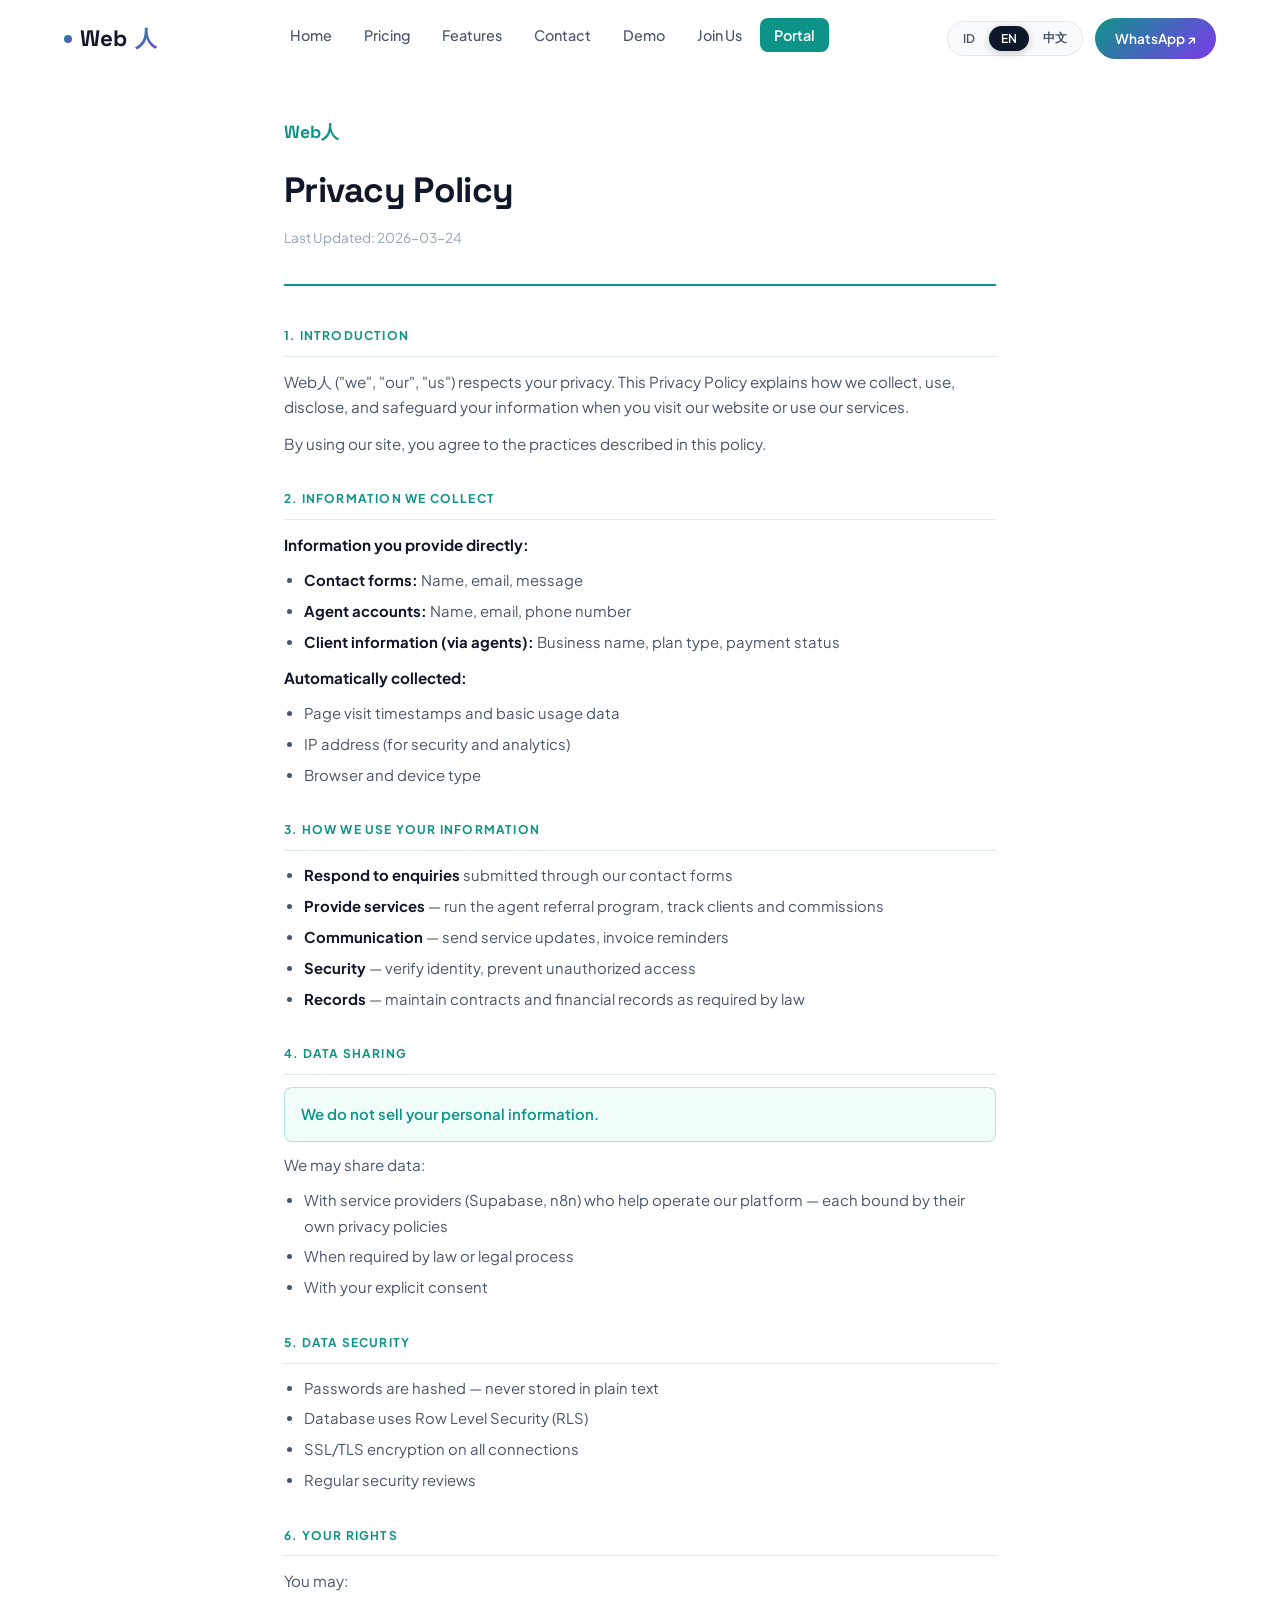
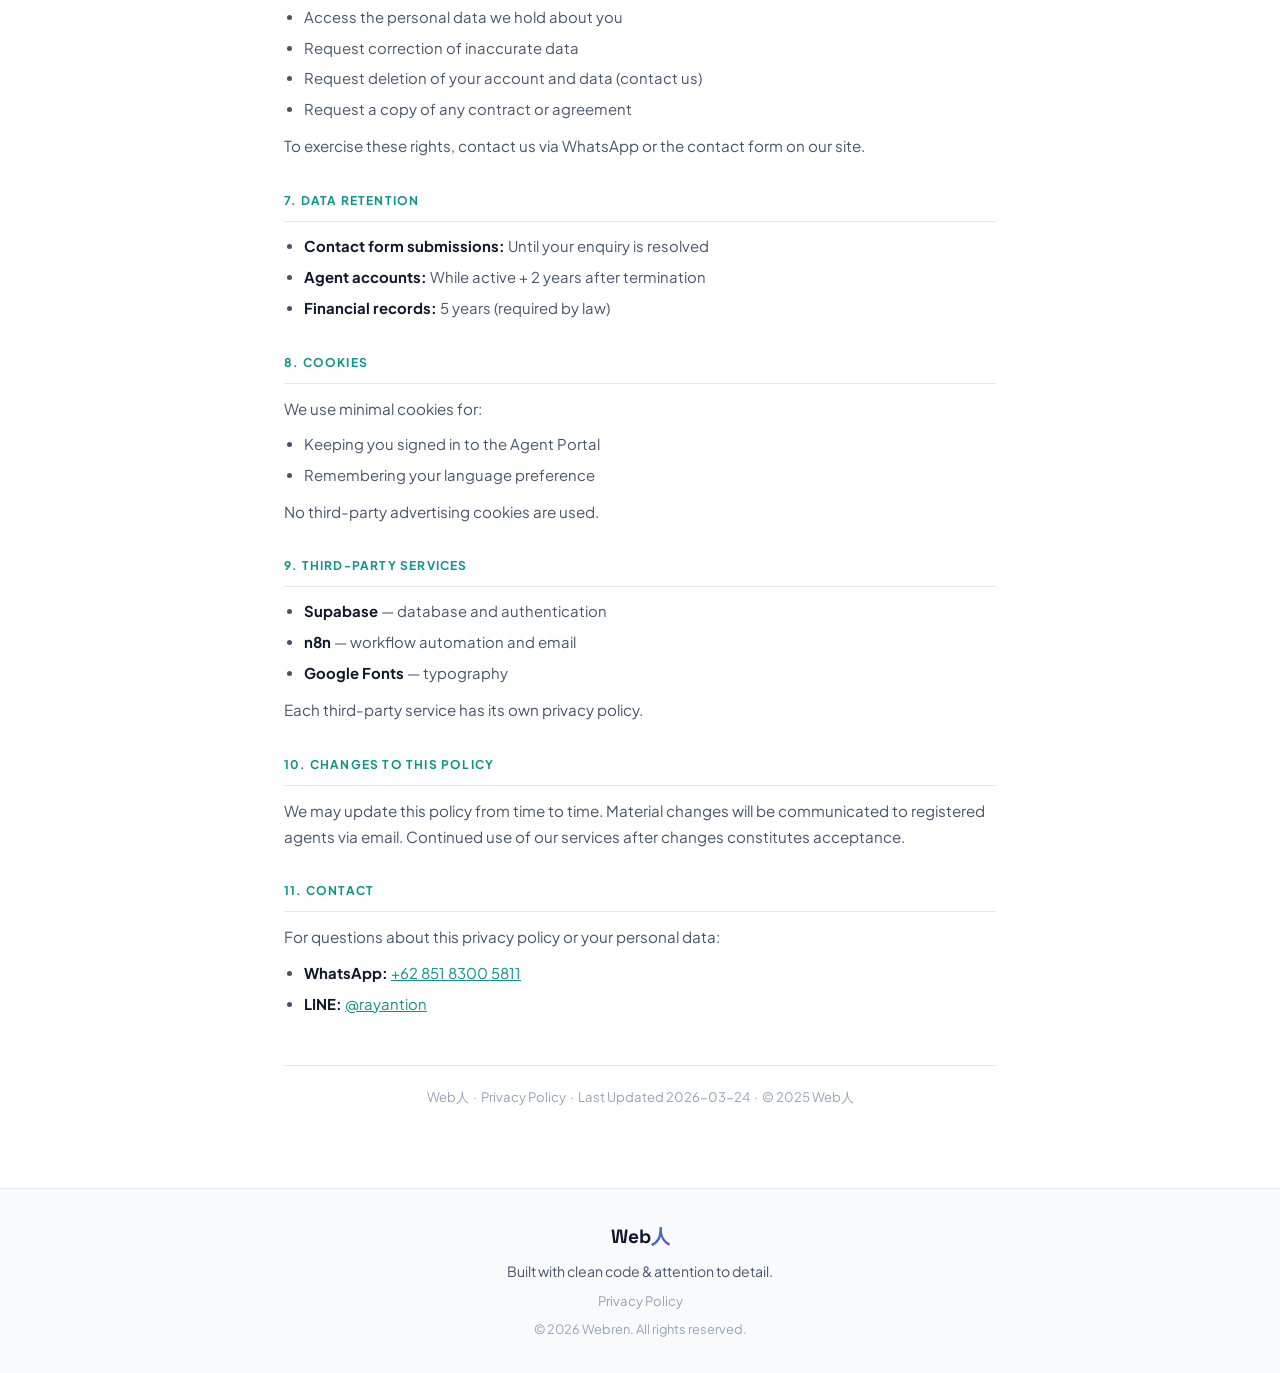
<file: privacy/index.html>
<!DOCTYPE html>
<html lang="en">
<head>
  <meta charset="UTF-8">
  <meta name="viewport" content="width=device-width, initial-scale=1.0">
  <title>Privacy Policy — Web人</title>
  <meta name="description" content="Web人 Privacy Policy — how we collect, use, and protect your information.">
  <meta name="author" content="Web人">
  <meta name="robots" content="index, follow">
  <link rel="canonical" href="https://id.webren.net/privacy/">
  <link rel="apple-touch-icon" href="/apple-touch-icon.png">
  <meta name="theme-color" content="#0d9488">

  <meta property="og:type" content="website">
  <meta property="og:url" content="https://id.webren.net/privacy/">
  <meta property="og:title" content="Privacy Policy — Web人 Indonesia">
  <meta property="og:description" content="Web人 Indonesia Privacy Policy — how we collect, use, and protect your information.">
  <meta property="og:image" content="https://id.webren.net/og-image.jpg">
  <meta property="og:site_name" content="Web人 Indonesia">

  <meta name="twitter:card" content="summary_large_image">
  <meta name="twitter:title" content="Privacy Policy — Web人 Indonesia">
  <meta name="twitter:description" content="How Web人 Indonesia collects, uses, and protects your personal information.">
  <meta name="twitter:image" content="https://id.webren.net/og-image.jpg">

  <link rel="alternate" hreflang="id-ID" href="https://id.webren.net/privacy/">
  <link rel="alternate" hreflang="en" href="https://id.webren.net/privacy/?lang=en">
  <link rel="alternate" hreflang="zh-CN" href="https://id.webren.net/privacy/?lang=zh-CN">
  <link rel="alternate" hreflang="x-default" href="https://id.webren.net/privacy/">

  <link rel="icon" type="image/svg+xml" href="../favicon.svg">
  <link rel="preconnect" href="https://fonts.googleapis.com">
  <link rel="preconnect" href="https://fonts.gstatic.com" crossorigin>
  <link href="https://fonts.googleapis.com/css2?family=Space+Grotesk:wght@400;500;600;700&family=Plus+Jakarta+Sans:wght@400;500;600;700&family=Noto+Sans+TC:wght@400;500;700&display=swap" rel="stylesheet">
  <link rel="stylesheet" href="../css/shared-nav.css?v=30">

  <style>
    *, *::before, *::after { box-sizing: border-box; margin: 0; padding: 0; }
    :root {
      --teal: #0D9488; --teal-dark: #0A7B72;
      --bg: #FFFFFF; --bg-soft: #F8FAFC;
      --border: #E2E8F0;
      --text: #0F172A; --text-2: #475569; --text-3: #94A3B8;
      --radius: 12px;
      --transition: 0.3s cubic-bezier(0.4,0,0.2,1);
    }
    html { scroll-behavior: smooth; }
    body {
      font-family: 'Plus Jakarta Sans', sans-serif;
      font-size: 16px; line-height: 1.7;
      color: var(--text); background: var(--bg);
      overflow-x: hidden;
    }
    body.lang-zh { font-family: 'Noto Sans TC', 'Plus Jakarta Sans', sans-serif; }

    /* Page transition */
    #page-transition {
      position: fixed; inset: 0; background: var(--teal);
      transform: scaleY(0); transform-origin: top;
      z-index: 9999; pointer-events: none;
      transition: transform 0.4s ease-in-out;
    }
    #page-transition.active { transform: scaleY(1); pointer-events: all; }

    /* Layout */
    .privacy-wrap {
      max-width: 760px; margin: 0 auto;
      padding: 3rem 1.5rem 5rem;
    }

    /* Header */
    .privacy-header {
      margin-bottom: 2.5rem;
      padding-bottom: 1.5rem;
      border-bottom: 2px solid var(--teal);
    }
    .privacy-logo {
      display: inline-block; font-family: 'Space Grotesk', sans-serif;
      font-size: 1.1rem; font-weight: 700; color: var(--teal);
      margin-bottom: 0.75rem;
    }
    .privacy-title {
      font-family: 'Space Grotesk', sans-serif;
      font-size: clamp(1.6rem, 4vw, 2.2rem); font-weight: 700;
      color: var(--text); margin-bottom: 0.4rem; letter-spacing: -0.02em;
    }
    .privacy-updated { font-size: 0.85rem; color: var(--text-3); }

    /* Sections */
    .privacy-section { margin-bottom: 2rem; }
    .privacy-section-title {
      font-size: 0.75rem; font-weight: 700; letter-spacing: 0.1em;
      text-transform: uppercase; color: var(--teal);
      margin-bottom: 0.75rem; padding-bottom: 0.6rem;
      border-bottom: 1px solid var(--border);
    }
    p { font-size: 0.95rem; color: var(--text-2); margin-bottom: 0.65rem; }
    p strong { color: var(--text); }
    ul { padding-left: 1.25rem; margin-bottom: 0.65rem; }
    ul li { font-size: 0.93rem; color: var(--text-2); margin-bottom: 0.35rem; }
    ul li strong { color: var(--text); }

    .highlight-box {
      background: #F0FDF9; border: 1px solid rgba(13,148,136,0.25);
      border-radius: 8px; padding: 0.85rem 1rem;
      margin-bottom: 0.65rem; font-size: 0.93rem;
      color: var(--teal); font-weight: 600;
    }

    /* Footer text */
    .privacy-footer {
      margin-top: 3rem; padding-top: 1.25rem;
      border-top: 1px solid var(--border);
      text-align: center; font-size: 0.82rem; color: var(--text-3);
    }
  </style>
</head>
<body>

<a href="#main-content" class="skip-link">Skip to content</a>
<div id="page-transition"></div>

<div id="main-content" class="privacy-wrap" tabindex="-1">
  <div class="privacy-header">
    <div class="privacy-logo">Web人</div>
    <h1 class="privacy-title">Privacy Policy</h1>
    <p class="privacy-updated">Last Updated: 2026-03-24</p>
  </div>

  <!-- 1 -->
  <div class="privacy-section">
    <div class="privacy-section-title">1. Introduction</div>
    <p>Web人 ("we", "our", "us") respects your privacy. This Privacy Policy explains how we collect, use, disclose, and safeguard your information when you visit our website or use our services.</p>
    <p>By using our site, you agree to the practices described in this policy.</p>
  </div>

  <!-- 2 -->
  <div class="privacy-section">
    <div class="privacy-section-title">2. Information We Collect</div>
    <p><strong>Information you provide directly:</strong></p>
    <ul>
      <li><strong>Contact forms:</strong> Name, email, message</li>
      <li><strong>Agent accounts:</strong> Name, email, phone number</li>
      <li><strong>Client information (via agents):</strong> Business name, plan type, payment status</li>
    </ul>
    <p><strong>Automatically collected:</strong></p>
    <ul>
      <li>Page visit timestamps and basic usage data</li>
      <li>IP address (for security and analytics)</li>
      <li>Browser and device type</li>
    </ul>
  </div>

  <!-- 3 -->
  <div class="privacy-section">
    <div class="privacy-section-title">3. How We Use Your Information</div>
    <ul>
      <li><strong>Respond to enquiries</strong> submitted through our contact forms</li>
      <li><strong>Provide services</strong> — run the agent referral program, track clients and commissions</li>
      <li><strong>Communication</strong> — send service updates, invoice reminders</li>
      <li><strong>Security</strong> — verify identity, prevent unauthorized access</li>
      <li><strong>Records</strong> — maintain contracts and financial records as required by law</li>
    </ul>
  </div>

  <!-- 4 -->
  <div class="privacy-section">
    <div class="privacy-section-title">4. Data Sharing</div>
    <div class="highlight-box">We do not sell your personal information.</div>
    <p>We may share data:</p>
    <ul>
      <li>With service providers (Supabase, n8n) who help operate our platform — each bound by their own privacy policies</li>
      <li>When required by law or legal process</li>
      <li>With your explicit consent</li>
    </ul>
  </div>

  <!-- 5 -->
  <div class="privacy-section">
    <div class="privacy-section-title">5. Data Security</div>
    <ul>
      <li>Passwords are hashed — never stored in plain text</li>
      <li>Database uses Row Level Security (RLS)</li>
      <li>SSL/TLS encryption on all connections</li>
      <li>Regular security reviews</li>
    </ul>
  </div>

  <!-- 6 -->
  <div class="privacy-section">
    <div class="privacy-section-title">6. Your Rights</div>
    <p>You may:</p>
    <ul>
      <li>Access the personal data we hold about you</li>
      <li>Request correction of inaccurate data</li>
      <li>Request deletion of your account and data (contact us)</li>
      <li>Request a copy of any contract or agreement</li>
    </ul>
    <p>To exercise these rights, contact us via WhatsApp or the contact form on our site.</p>
  </div>

  <!-- 7 -->
  <div class="privacy-section">
    <div class="privacy-section-title">7. Data Retention</div>
    <ul>
      <li><strong>Contact form submissions:</strong> Until your enquiry is resolved</li>
      <li><strong>Agent accounts:</strong> While active + 2 years after termination</li>
      <li><strong>Financial records:</strong> 5 years (required by law)</li>
    </ul>
  </div>

  <!-- 8 -->
  <div class="privacy-section">
    <div class="privacy-section-title">8. Cookies</div>
    <p>We use minimal cookies for:</p>
    <ul>
      <li>Keeping you signed in to the Agent Portal</li>
      <li>Remembering your language preference</li>
    </ul>
    <p>No third-party advertising cookies are used.</p>
  </div>

  <!-- 9 -->
  <div class="privacy-section">
    <div class="privacy-section-title">9. Third-Party Services</div>
    <ul>
      <li><strong>Supabase</strong> — database and authentication</li>
      <li><strong>n8n</strong> — workflow automation and email</li>
      <li><strong>Google Fonts</strong> — typography</li>
    </ul>
    <p>Each third-party service has its own privacy policy.</p>
  </div>

  <!-- 10 -->
  <div class="privacy-section">
    <div class="privacy-section-title">10. Changes to This Policy</div>
    <p>We may update this policy from time to time. Material changes will be communicated to registered agents via email. Continued use of our services after changes constitutes acceptance.</p>
  </div>

  <!-- 11 -->
  <div class="privacy-section">
    <div class="privacy-section-title">11. Contact</div>
    <p>For questions about this privacy policy or your personal data:</p>
    <ul>
      <li><strong>WhatsApp:</strong> <a href="https://wa.me/6285183005811" target="_blank" rel="noopener noreferrer" style="color:var(--teal);">+62 851 8300 5811</a></li>
      <li><strong>LINE:</strong> <a href="https://line.me/ti/p/~rayantion" target="_blank" rel="noopener noreferrer" style="color:var(--teal);">@rayantion</a></li>
    </ul>
  </div>

  <div class="privacy-footer">
    Web人 &nbsp;·&nbsp; Privacy Policy &nbsp;·&nbsp; Last Updated 2026-03-24 &nbsp;·&nbsp; &copy; 2025 Web人
  </div>
</div>

<script src="../js/shared-nav.js?v=30" defer></script>
<script>
  // Page transition on link navigation
  document.addEventListener('click', function (e) {
    var a = e.target.closest('a[href]');
    if (!a) return;
    var href = a.getAttribute('href');
    if (!href || href.startsWith('#') || href.startsWith('http') || href.startsWith('mailto') || a.target === '_blank') return;
    e.preventDefault();
    var overlay = document.getElementById('page-transition');
    overlay.classList.add('active');
    setTimeout(function () { window.location = a.href; }, 400);
  });

  // Language switch
  document.addEventListener('nav:lang', function (e) {
    var lang = e.detail;
    document.documentElement.lang = lang === 'zh-CN' ? 'zh-CN' : 'en';
    document.body.classList.toggle('lang-zh', lang === 'zh-CN');
  });
  var _sl = localStorage.getItem('webren_lang') || 'en';
  document.documentElement.lang = _sl === 'zh-CN' ? 'zh-CN' : 'en';
  document.body.classList.toggle('lang-zh', _sl === 'zh-CN');
</script>
</body>
</html>
</file>
<file: css/shared-nav.css>
/* ── Shared Nav + Footer (matches main webren site) ────────────────── */

/* ── Custom Scrollbar ─────────────────────────────────────────────── */
::-webkit-scrollbar { width: 5px; height: 5px; }
::-webkit-scrollbar-track { background: transparent; }
::-webkit-scrollbar-thumb { background: rgba(13,148,136,0.35); border-radius: 10px; }
::-webkit-scrollbar-thumb:hover { background: rgba(13,148,136,0.65); }
* { scrollbar-width: thin; scrollbar-color: rgba(13,148,136,0.35) transparent; }

/* ── Skip to main content (keyboard / screen reader) ── */
.skip-link {
  position: absolute;
  top: -100%;
  left: 0;
  padding: 8px 16px;
  background: #0D9488;
  color: #fff;
  font-weight: 600;
  font-size: 0.875rem;
  border-radius: 0 0 8px 0;
  z-index: 9999;
  text-decoration: none;
  transition: top 0.2s;
}
.skip-link:focus { top: 0; }

:root {
  --nav-teal:    #0D9488;
  --nav-violet:  #7C3AED;
  --nav-text:    #0F172A;
  --nav-text-2:  #475569;
  --nav-bg-soft: #F8FAFC;
  --nav-border:  #E2E8F0;
  --nav-shadow:  0 16px 64px rgba(0,0,0,0.12);
  --nav-transition: 0.35s cubic-bezier(0.4,0,0.2,1);
}

/* ── Navbar ── */
#shared-nav {
  position: fixed;
  top: 0; left: 0; right: 0;
  z-index: 900;
  padding: 18px 0;
  transition: background var(--nav-transition), box-shadow var(--nav-transition),
              transform var(--nav-transition), padding var(--nav-transition);
}
#shared-nav.scrolled {
  background: rgba(255,255,255,0.95);
  backdrop-filter: blur(16px);
  -webkit-backdrop-filter: blur(16px);
  box-shadow: 0 1px 0 var(--nav-border);
  padding: 12px 0;
}
#shared-nav .nav-inner {
  display: flex; align-items: center; justify-content: space-between;
  max-width: 1200px; margin: 0 auto; padding: 0 1.5rem;
}
#shared-nav .nav-logo {
  font-family: 'Space Grotesk', sans-serif;
  font-size: 1.4rem; font-weight: 700;
  text-decoration: none; color: var(--nav-text);
  display: flex; align-items: center; gap: 8px;
}
#shared-nav .nav-logo span {
  background: linear-gradient(135deg, var(--nav-teal), var(--nav-violet));
  -webkit-background-clip: text; -webkit-text-fill-color: transparent;
  background-clip: text;
}
#shared-nav .logo-dot {
  width: 8px; height: 8px; border-radius: 50%;
  background: linear-gradient(135deg, var(--nav-teal), var(--nav-violet));
  flex-shrink: 0;
}
#shared-nav .nav-links {
  display: flex; align-items: center; gap: 4px; list-style: none;
  padding: 0; margin: 0;
}
#shared-nav .nav-links a {
  padding: 8px 14px; border-radius: 8px;
  text-decoration: none; color: var(--nav-text-2);
  font-family: 'Plus Jakarta Sans', sans-serif;
  font-size: 0.9rem; font-weight: 500;
  transition: color var(--nav-transition), background var(--nav-transition);
}
#shared-nav .nav-links a:hover, #shared-nav .nav-links a.active {
  color: var(--nav-text); background: var(--nav-bg-soft);
}
#shared-nav .nav-links a.nav-portal-link {
  background: var(--nav-teal, #0D9488); color: #fff;
  border-radius: 8px; font-weight: 600;
}
#shared-nav .nav-links a.nav-portal-link:hover {
  opacity: 0.88; background: var(--nav-teal, #0D9488); color: #fff;
}
#shared-nav .nav-right {
  display: flex; align-items: center; gap: 12px;
}
#shared-nav .lang-toggle {
  display: flex; align-items: center;
  background: var(--nav-bg-soft); border: 1px solid var(--nav-border);
  border-radius: 100px; padding: 3px; gap: 2px;
}
#shared-nav .lang-btn {
  padding: 5px 12px; border: none; border-radius: 100px;
  background: transparent; font-size: 12px; font-weight: 600;
  color: var(--nav-text-2); cursor: pointer;
  transition: all 0.25s ease; white-space: nowrap;
  font-family: 'Plus Jakarta Sans', sans-serif;
}
#shared-nav .lang-btn.active {
  background: var(--nav-text); color: #fff;
  box-shadow: 0 2px 8px rgba(0,0,0,0.2);
}
#shared-nav .btn-cta-sm {
  padding: 9px 20px;
  background: linear-gradient(135deg, var(--nav-teal), var(--nav-violet));
  color: #fff; border: none; border-radius: 100px;
  font-family: 'Plus Jakarta Sans', sans-serif;
  font-size: 0.85rem; font-weight: 600;
  cursor: pointer; text-decoration: none;
  transition: opacity var(--nav-transition), transform var(--nav-transition);
}
#shared-nav .btn-cta-sm:hover { opacity: 0.9; transform: translateY(-1px); }
#shared-nav #shared-menu-toggle {
  display: none; flex-direction: column; gap: 5px;
  background: none; border: none; cursor: pointer; padding: 8px;
  touch-action: manipulation; -webkit-tap-highlight-color: transparent;
}
#shared-nav #shared-menu-toggle span {
  display: block; width: 22px; height: 2px;
  background: var(--nav-text); border-radius: 2px; transition: all 0.3s ease;
}

/* Spacer so fixed nav doesn't overlap content */
#nav-spacer { height: 70px; }

/* ── Mobile Menu ── */
#shared-mobile-menu {
  display: none;
  position: fixed;
  top: 0; right: -100%;
  width: min(320px, 82vw); height: 100vh;
  background: #fff;
  box-shadow: var(--nav-shadow);
  z-index: 950;
  transition: right 0.35s cubic-bezier(0.4,0,0.2,1);
  padding: 80px 24px 32px;
  flex-direction: column; gap: 4px;
  font-family: 'Plus Jakarta Sans', sans-serif;
}
#shared-mobile-menu.open { right: 0; }
#shared-mobile-menu a {
  display: block; padding: 14px 16px;
  text-decoration: none; color: var(--nav-text);
  font-weight: 500; border-radius: 10px;
  transition: background var(--nav-transition);
}
#shared-mobile-menu a:hover { background: var(--nav-bg-soft); }
#shared-mobile-menu a.active { color: var(--nav-teal); background: var(--nav-bg-soft); }
.mobile-menu-lang {
  display: flex; gap: 8px; margin-top: 12px; padding-top: 16px;
  border-top: 1px solid var(--nav-border);
}
.mobile-menu-lang .lang-btn {
  flex: 1; padding: 10px; text-align: center; border-radius: 8px;
  border: 1px solid var(--nav-border); background: transparent;
  font-weight: 600; font-size: 0.85rem; cursor: pointer;
  color: var(--nav-text-2); transition: all 0.2s;
  font-family: 'Plus Jakarta Sans', sans-serif;
}
.mobile-menu-lang .lang-btn.active {
  background: var(--nav-text); color: #fff; border-color: var(--nav-text);
}

#shared-menu-overlay {
  display: none; position: fixed; inset: 0;
  background: rgba(0,0,0,0.4); z-index: 940;
  transition: opacity 0.3s ease;
}
#shared-menu-overlay.open { display: block; }

/* Hide/show on scroll */
#shared-nav.hidden-nav { transform: translateY(-100%); }
#shared-nav.visible-nav { transform: translateY(0); }

/* ── Shared Footer ── */
#shared-footer {
  background: #F8FAFC; border-top: 1px solid var(--nav-border);
  padding: 2rem 0; text-align: center;
  font-family: 'Plus Jakarta Sans', sans-serif;
}
#shared-footer .footer-inner {
  display: flex; flex-direction: column; align-items: center; gap: 0.4rem;
  max-width: 1200px; margin: 0 auto; padding: 0 1.5rem;
}
#shared-footer .footer-logo {
  font-family: 'Space Grotesk', sans-serif;
  font-size: 1.2rem; font-weight: 700;
  color: var(--nav-text); text-decoration: none;
}
#shared-footer .footer-logo span {
  background: linear-gradient(135deg, var(--nav-teal), var(--nav-violet));
  -webkit-background-clip: text; -webkit-text-fill-color: transparent;
  background-clip: text;
}
#shared-footer .footer-tagline { color: var(--nav-text-2); font-size: 0.88rem; }
#shared-footer .footer-links { display: flex; gap: 1rem; }
#shared-footer .footer-links a { color: #94A3B8; font-size: 0.82rem; text-decoration: none; transition: color 0.2s; }
#shared-footer .footer-links a:hover { color: var(--nav-teal); }
#shared-footer .footer-copy { color: #94A3B8; font-size: 0.8rem; }

/* ── Page Transition Overlay (navigation) ── */
#page-transition {
  position: fixed; inset: 0;
  background: #0D9488;
  transform: scaleY(0); transform-origin: top;
  z-index: 9999; pointer-events: none;
  transition: transform 0.35s ease-in-out;
}
#page-transition.active { transform: scaleY(1); pointer-events: all; }

/* ── Language Switch Overlay ── */
#lang-overlay {
  position: fixed; inset: 0;
  background: #0D9488;
  transform: scaleY(0); transform-origin: top;
  z-index: 9999; pointer-events: none;
  transition: transform 0.35s ease-in-out;
}
#lang-overlay.active { transform: scaleY(1); pointer-events: all; }

/* ── Remove tap highlight on mobile ── */
#shared-nav .nav-links a,
#shared-nav .lang-btn,
#shared-nav .btn-cta-sm,
#shared-nav #shared-menu-toggle,
#shared-mobile-menu a,
.mobile-menu-lang .lang-btn {
  -webkit-tap-highlight-color: transparent;
}

/* ── Responsive ── */
@media (max-width: 768px) {
  #shared-nav .nav-links { display: none; }
  #shared-nav #shared-menu-toggle { display: flex; }
  #shared-nav .btn-cta-sm { display: none; }
  #shared-mobile-menu { display: flex; }
}
</file>
